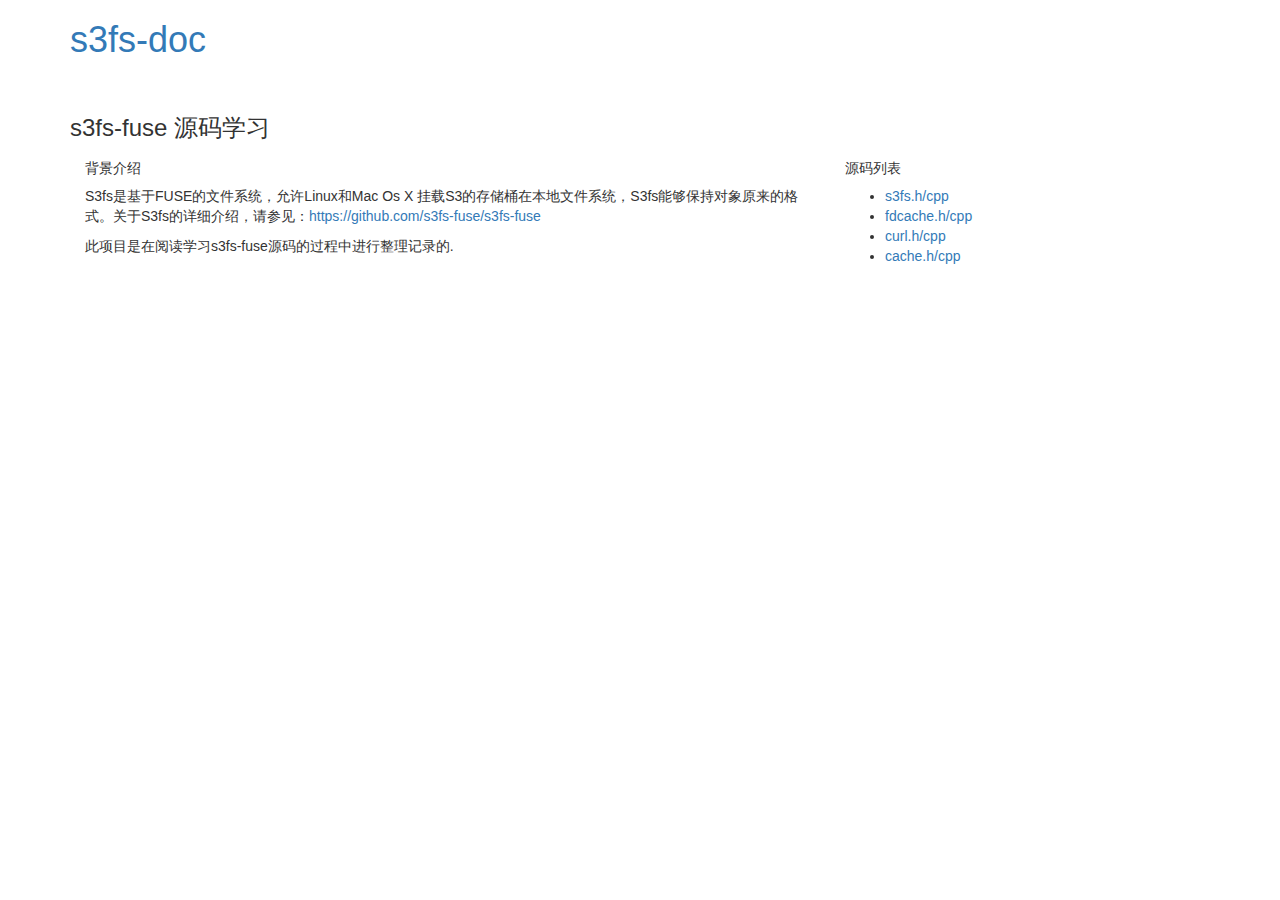
<file: index.html>
<!DOCTYPE html>
<html lang="en">
<head>
    <meta charset="UTF-8">
    <title>S3fs Doc - Source Code Reading </title>

    <link type="text/css" href="bootstrap.min.css" rel="stylesheet" />
    <link type="text/css" href="main.css" rel="stylesheet" />
</head>
<body>
<div class="container">
    <h1><a href="https://github.com/Declan94/s3fs-doc" target="_blank">s3fs-doc</a></h1>
    <p>
        <iframe src="https://ghbtns.com/github-btn.html?user=declan94&repo=s3fs-doc&type=star&count=true" frameborder="0" scrolling="0" width="80px" height="20px"></iframe>
        <iframe src="https://ghbtns.com/github-btn.html?user=declan94&repo=s3fs-doc&type=fork&count=true" frameborder="0" scrolling="0" width="120px" height="20px"></iframe>
        <iframe src="https://ghbtns.com/github-btn.html?user=declan94&type=follow&count=true" frameborder="0" scrolling="0" width="170px" height="20px"></iframe>
    </p>
        <h3>s3fs-fuse 源码学习</h3>
    <div class="col-lg-8 col-md-8">
        <h5>背景介绍</h5>
        <p>
            S3fs是基于FUSE的文件系统，允许Linux和Mac Os X 挂载S3的存储桶在本地文件系统，S3fs能够保持对象原来的格式。关于S3fs的详细介绍，请参见：<a href="https://github.com/s3fs-fuse/s3fs-fuse">https://github.com/s3fs-fuse/s3fs-fuse</a>
        </p>
        <p>
            此项目是在阅读学习s3fs-fuse源码的过程中进行整理记录的.
        </p>
    </div>
    <div class="col-lg-4 col-md-4">
        <h5>源码列表</h5>
        <ul>
            <li><a href="s3fs.html">s3fs.h/cpp</a></li>
            <li><a href="fdcache.html">fdcache.h/cpp</a></li>
            <li><a href="curl.html">curl.h/cpp</a></li>
            <li><a href="cache.html">cache.h/cpp</a></li>
        </ul>
    </div>
</div>
</body>
</html>
</file>
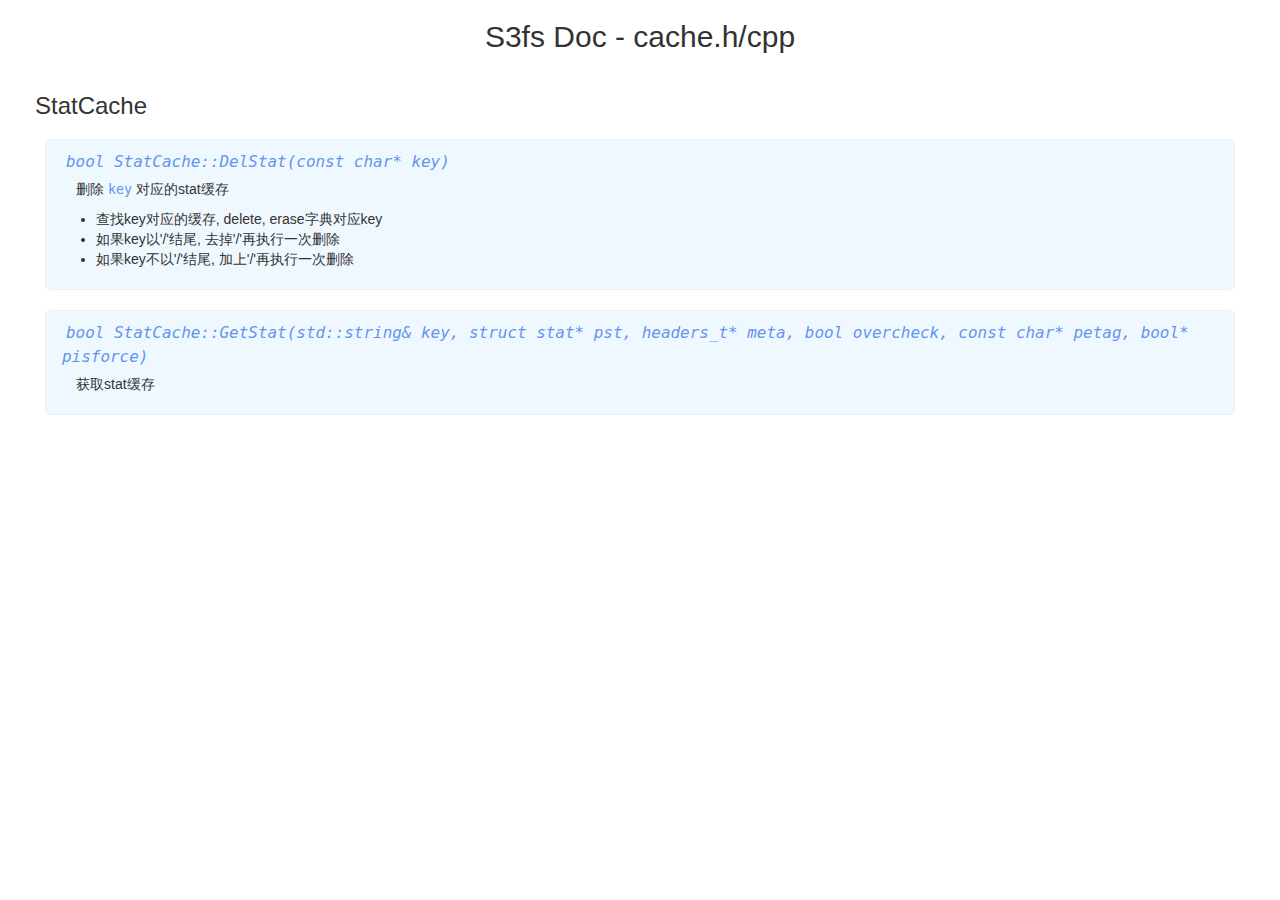
<file: cache.html>
<!DOCTYPE html>
<html lang="en">
<head>
    <meta charset="UTF-8">
    <title>S3fs Doc - cache.h/cpp</title>

    <link type="text/css" href="bootstrap.min.css" rel="stylesheet" />
    <link type="text/css" href="main.css" rel="stylesheet" />
</head>
<body>
<div class="container-fluid">
    <h2 class="top">S3fs Doc - cache.h/cpp</h2>

    <div class="section">
        <h3>StatCache</h3>

        <div class="func" id="DelStat">
            <div class="name"><code>bool StatCache::DelStat(const char* key)</code></div>
            <div class="desc">
                删除<code>key</code>对应的stat缓存 <br/>
            </div>
            <ul class="impl">
                <li>查找key对应的缓存, delete, erase字典对应key</li>
                <li>如果key以'/'结尾, 去掉'/'再执行一次删除</li>
                <li>如果key不以'/'结尾, 加上'/'再执行一次删除</li>
            </ul>
        </div>

        <div class="func" id="GetStat">
            <div class="name"><code>bool StatCache::GetStat(std::string& key, struct stat* pst, headers_t* meta, bool overcheck, const char* petag, bool* pisforce)</code></div>
            <div class="desc">
                获取stat缓存
            </div>
            <ul class="impl">

            </ul>
        </div>

    </div>

</div>

</body>
</html>
</file>
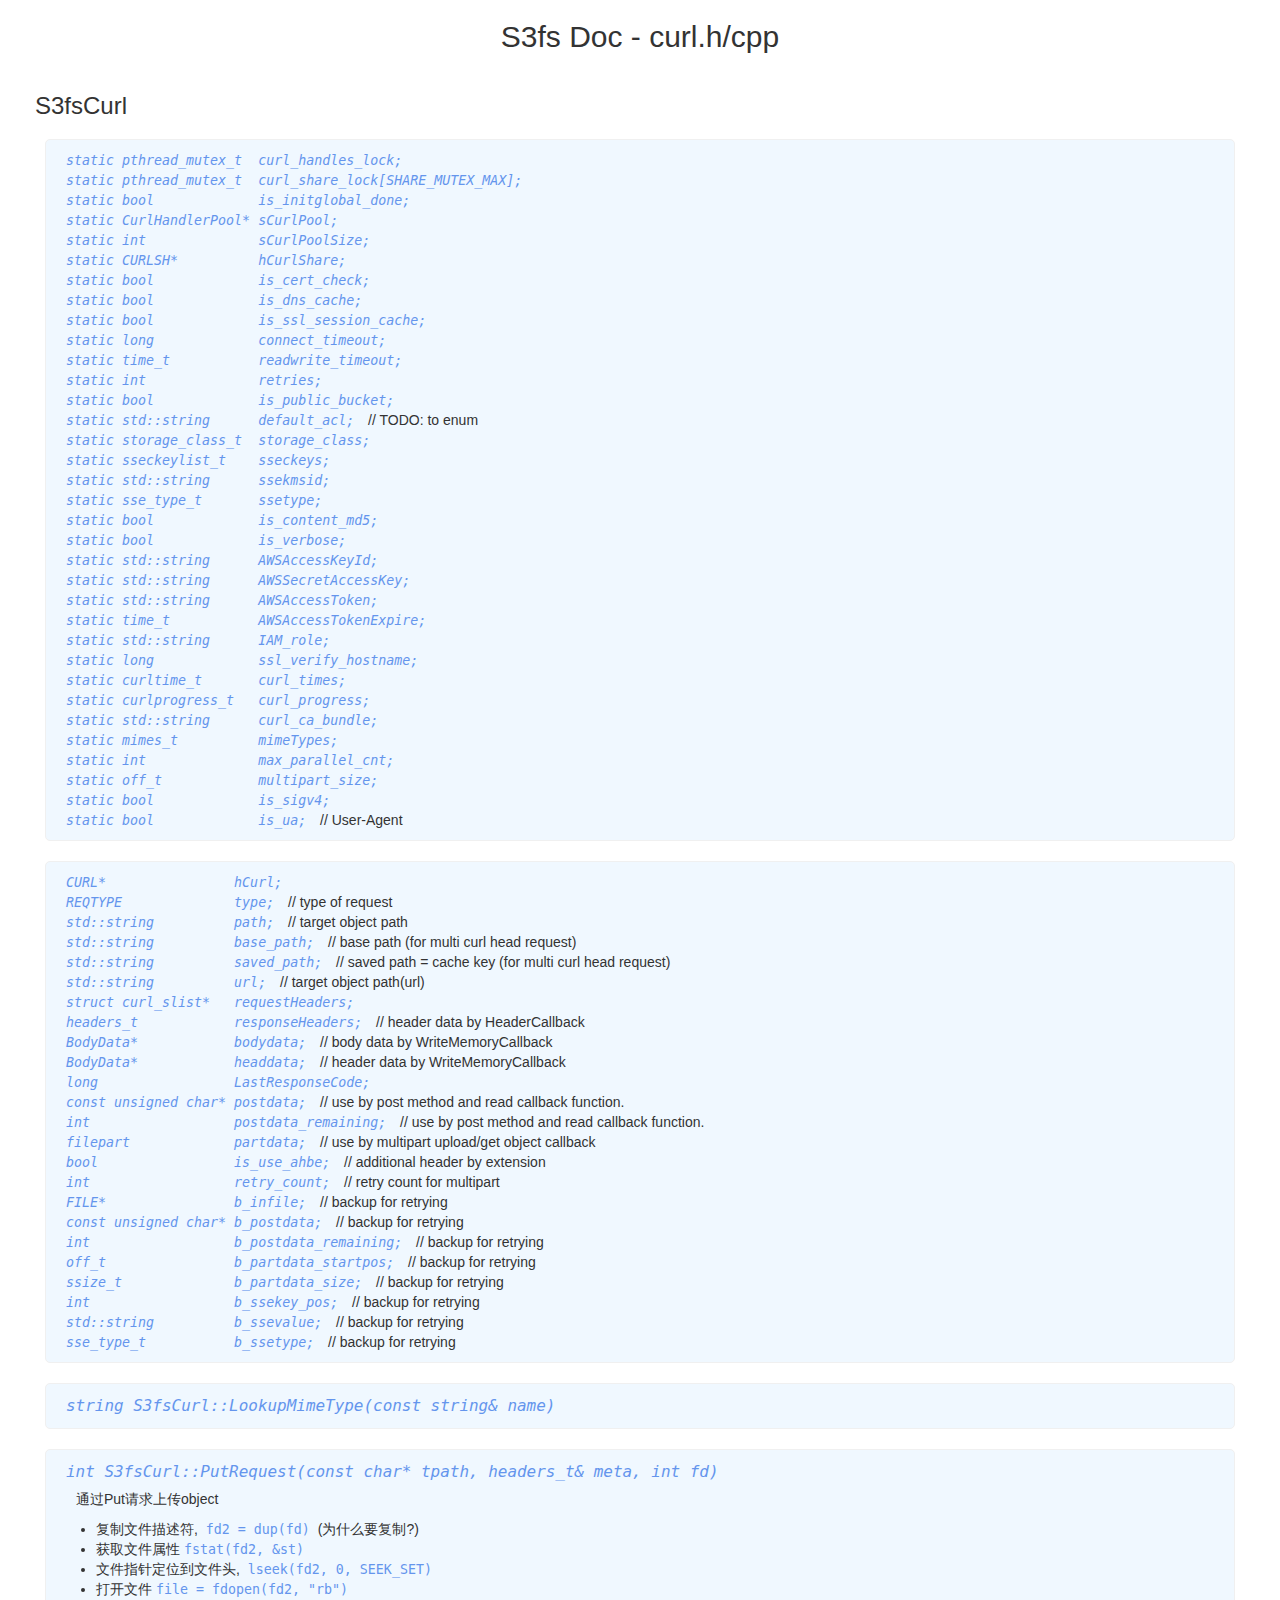
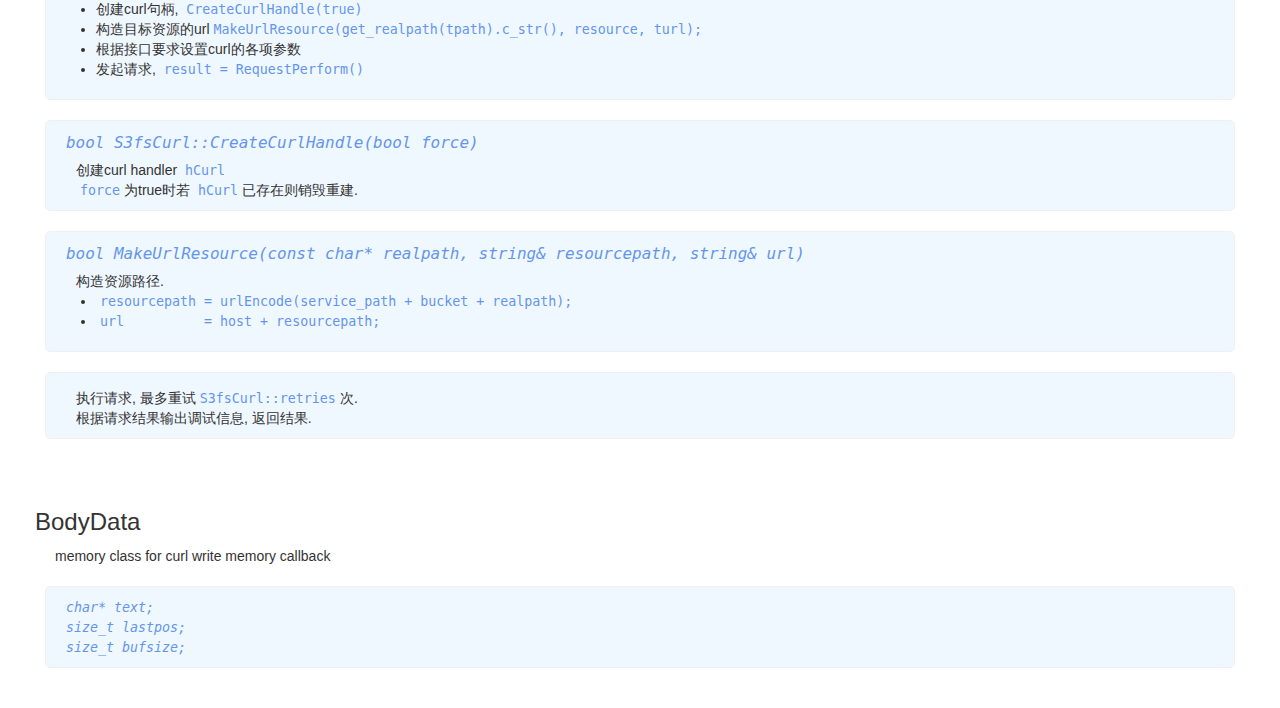
<file: curl.html>
<!--Copyright 2017 Declan Chen <chenye94@qq.com>-->

<!--This file is part of s3fs-doc.-->

<!--s3fs-doc is free software: you can redistribute it and/or modify-->
<!--it under the terms of the GNU General Public License as published by-->
<!--the Free Software Foundation, either version 3 of the License, or-->
<!--(at your option) any later version.-->

<!--s3fs-doc is distributed in the hope that it will be useful,-->
<!--but WITHOUT ANY WARRANTY; without even the implied warranty of-->
<!--MERCHANTABILITY or FITNESS FOR A PARTICULAR PURPOSE.  See the-->
<!--GNU General Public License for more details.-->

<!--You should have received a copy of the GNU General Public License-->
<!--along with s3fs-doc.  If not, see <http://www.gnu.org/licenses/>.-->

<!DOCTYPE html>
<html lang="en">
<head>
    <meta charset="UTF-8">
    <title>S3fs Doc - curl.h/cpp</title>

    <link type="text/css" href="bootstrap.min.css" rel="stylesheet" />
    <link type="text/css" href="main.css" rel="stylesheet" />
</head>
<body>
<div class="container-fluid">
    <h2 class="top">S3fs Doc - curl.h/cpp</h2>

    <div class="section">
        <h3>S3fsCurl</h3>

        <div class="attrs">
            <div class="attr"> <span class="name"><code>static pthread_mutex_t  curl_handles_lock;</code></span></div>
            <div class="attr"> <span class="name"><code>static pthread_mutex_t  curl_share_lock[SHARE_MUTEX_MAX];</code></span></div>
            <div class="attr"> <span class="name"><code>static bool             is_initglobal_done;</code></span></div>
            <div class="attr"> <span class="name"><code>static CurlHandlerPool* sCurlPool;</code></span></div>
            <div class="attr"> <span class="name"><code>static int              sCurlPoolSize;</code></span></div>
            <div class="attr"> <span class="name"><code>static CURLSH*          hCurlShare;</code></span></div>
            <div class="attr"> <span class="name"><code>static bool             is_cert_check;</code></span></div>
            <div class="attr"> <span class="name"><code>static bool             is_dns_cache;</code></span></div>
            <div class="attr"> <span class="name"><code>static bool             is_ssl_session_cache;</code></span></div>
            <div class="attr"> <span class="name"><code>static long             connect_timeout;</code></span></div>
            <div class="attr"> <span class="name"><code>static time_t           readwrite_timeout;</code></span></div>
            <div class="attr"> <span class="name" id="S3fsCurl-retries"><code>static int              retries;</code></span></div>
            <div class="attr"> <span class="name"><code>static bool             is_public_bucket;</code></span></div>
            <div class="attr"> <span class="name"><code>static std::string      default_acl;</code></span>             // TODO: to enum</div>
            <div class="attr"> <span class="name"><code>static storage_class_t  storage_class;</code></span></div>
            <div class="attr"> <span class="name"><code>static sseckeylist_t    sseckeys;</code></span></div>
            <div class="attr"> <span class="name"><code>static std::string      ssekmsid;</code></span></div>
            <div class="attr"> <span class="name"><code>static sse_type_t       ssetype;</code></span></div>
            <div class="attr"> <span class="name"><code>static bool             is_content_md5;</code></span></div>
            <div class="attr"> <span class="name"><code>static bool             is_verbose;</code></span></div>
            <div class="attr"> <span class="name"><code>static std::string      AWSAccessKeyId;</code></span></div>
            <div class="attr"> <span class="name"><code>static std::string      AWSSecretAccessKey;</code></span></div>
            <div class="attr"> <span class="name"><code>static std::string      AWSAccessToken;</code></span></div>
            <div class="attr"> <span class="name"><code>static time_t           AWSAccessTokenExpire;</code></span></div>
            <div class="attr"> <span class="name"><code>static std::string      IAM_role;</code></span></div>
            <div class="attr"> <span class="name"><code>static long             ssl_verify_hostname;</code></span></div>
            <div class="attr"> <span class="name"><code>static curltime_t       curl_times;</code></span></div>
            <div class="attr"> <span class="name"><code>static curlprogress_t   curl_progress;</code></span></div>
            <div class="attr"> <span class="name"><code>static std::string      curl_ca_bundle;</code></span></div>
            <div class="attr"> <span class="name"><code>static mimes_t          mimeTypes;</code></span></div>
            <div class="attr"> <span class="name"><code>static int              max_parallel_cnt;</code></span></div>
            <div class="attr"> <span class="name"><code>static off_t            multipart_size;</code></span></div>
            <div class="attr"> <span class="name"><code>static bool             is_sigv4;</code></span></div>
            <div class="attr"> <span class="name"><code>static bool             is_ua;</code></span>             // User-Agent</div>
        </div>

        <div class="attrs">
            <div class="attr" id="S3fsCurl-hCurl"> <span class="name"><code>CURL*                hCurl;</code></span></div>
            <div class="attr"> <span class="name"><code>REQTYPE              type;</code></span>                 // type of request</div>
            <div class="attr"> <span class="name"><code>std::string          path;</code></span>                 // target object path</div>
            <div class="attr"> <span class="name"><code>std::string          base_path;</code></span>            // base path (for multi curl head request)</div>
            <div class="attr"> <span class="name"><code>std::string          saved_path;</code></span>           // saved path = cache key (for multi curl head request)</div>
            <div class="attr"> <span class="name"><code>std::string          url;</code></span>                  // target object path(url)</div>
            <div class="attr"> <span class="name"><code>struct curl_slist*   requestHeaders;</code></span></div>
            <div class="attr"> <span class="name"><code>headers_t            responseHeaders;</code></span>      // header data by HeaderCallback</div>
            <div class="attr"> <span class="name"><code>BodyData*            bodydata;</code></span>             // body data by WriteMemoryCallback</div>
            <div class="attr"> <span class="name"><code>BodyData*            headdata;</code></span>             // header data by WriteMemoryCallback</div>
            <div class="attr"> <span class="name"><code>long                 LastResponseCode;</code></span></div>
            <div class="attr"> <span class="name"><code>const unsigned char* postdata;</code></span>             // use by post method and read callback function.</div>
            <div class="attr"> <span class="name"><code>int                  postdata_remaining;</code></span>   // use by post method and read callback function.</div>
            <div class="attr"> <span class="name"><code>filepart             partdata;</code></span>             // use by multipart upload/get object callback</div>
            <div class="attr"> <span class="name"><code>bool                 is_use_ahbe;</code></span>          // additional header by extension</div>
            <div class="attr"> <span class="name"><code>int                  retry_count;</code></span>          // retry count for multipart</div>
            <div class="attr"> <span class="name"><code>FILE*                b_infile;</code></span>             // backup for retrying</div>
            <div class="attr"> <span class="name"><code>const unsigned char* b_postdata;</code></span>           // backup for retrying</div>
            <div class="attr"> <span class="name"><code>int                  b_postdata_remaining;</code></span> // backup for retrying</div>
            <div class="attr"> <span class="name"><code>off_t                b_partdata_startpos;</code></span>  // backup for retrying</div>
            <div class="attr"> <span class="name"><code>ssize_t              b_partdata_size;</code></span>      // backup for retrying</div>
            <div class="attr"> <span class="name"><code>int                  b_ssekey_pos;</code></span>         // backup for retrying</div>
            <div class="attr"> <span class="name"><code>std::string          b_ssevalue;</code></span>           // backup for retrying</div>
            <div class="attr"> <span class="name"><code>sse_type_t           b_ssetype;</code></span>            // backup for retrying</div>
        </div>

        <div class="func" id="S3fsCurl-LookupMimeType">
            <div class="name"><code>string S3fsCurl::LookupMimeType(const string& name)</code></div>
        </div>

        <div class="func" id="S3fsCurl-PutRequest">
            <div class="name"><code>int S3fsCurl::PutRequest(const char* tpath, headers_t& meta, int fd)</code></div>
            <div class="desc">
                通过Put请求上传object
            </div>
            <ul class="impl">
                <li>复制文件描述符, <code>fd2 = dup(fd)</code> (为什么要复制?)</li>
                <li>获取文件属性<code>fstat(fd2, &st)</code></li>
                <li>文件指针定位到文件头, <code>lseek(fd2, 0, SEEK_SET)</code></li>
                <li>打开文件<code>file = fdopen(fd2, "rb")</code></li>
                <li>创建curl句柄, <a href="#S3fsCurl-CreateCurlHandle"><code>CreateCurlHandle(true)</code></a></li>
                <li>构造目标资源的url<a href="#S3fsCurl-MakeUrlResource"><code>MakeUrlResource(get_realpath(tpath).c_str(), resource, turl);</code></a></li>
                <li>根据接口要求设置curl的各项参数</li>
                <li>发起请求, <a><code>result = RequestPerform()</code></a></li>
            </ul>
        </div>

        <div class="func" id="S3fsCurl-CreateCurlHandle">
            <div class="name"><code>bool S3fsCurl::CreateCurlHandle(bool force)</code></div>
            <div class="desc">
                创建curl handler <a href="#S3fsCurl-hCurl"><code>hCurl</code></a> <br/>
                <code>force</code>为true时若 <code>hCurl</code>已存在则销毁重建.
            </div>
        </div>

        <div class="func" id="S3fsCurl-MakeUrlResource">
            <div class="name"><code>bool MakeUrlResource(const char* realpath, string& resourcepath, string& url)</code></div>
            <div class="desc">
                构造资源路径.
            </div>
            <ul>
                <li><code>resourcepath = urlEncode(service_path + bucket + realpath);</code></li>
                <li><code>url          = host + resourcepath;</code></li>
            </ul>
        </div>

        <div class="func" id="S3fsCurl-RequestPerform">
            <div class="desc">
                执行请求, 最多重试<a href="#S3fsCurl-retries"><code>S3fsCurl::retries</code></a>次. <br/>
                根据请求结果输出调试信息, 返回结果.
            </div>
        </div>

    </div>

    <div class="section">
        <h3>BodyData</h3>
        <div class="desc">
            memory class for curl write memory callback
        </div>
        <div class="attrs">
            <div class="attr"><div class="name"><code>char* text;</code></div></div>
            <div class="attr"><div class="name"><code>size_t lastpos;</code></div></div>
            <div class="attr"><div class="name"><code>size_t bufsize;</code></div></div>
        </div>
    </div>


</div>

</body>
</html>
</file>
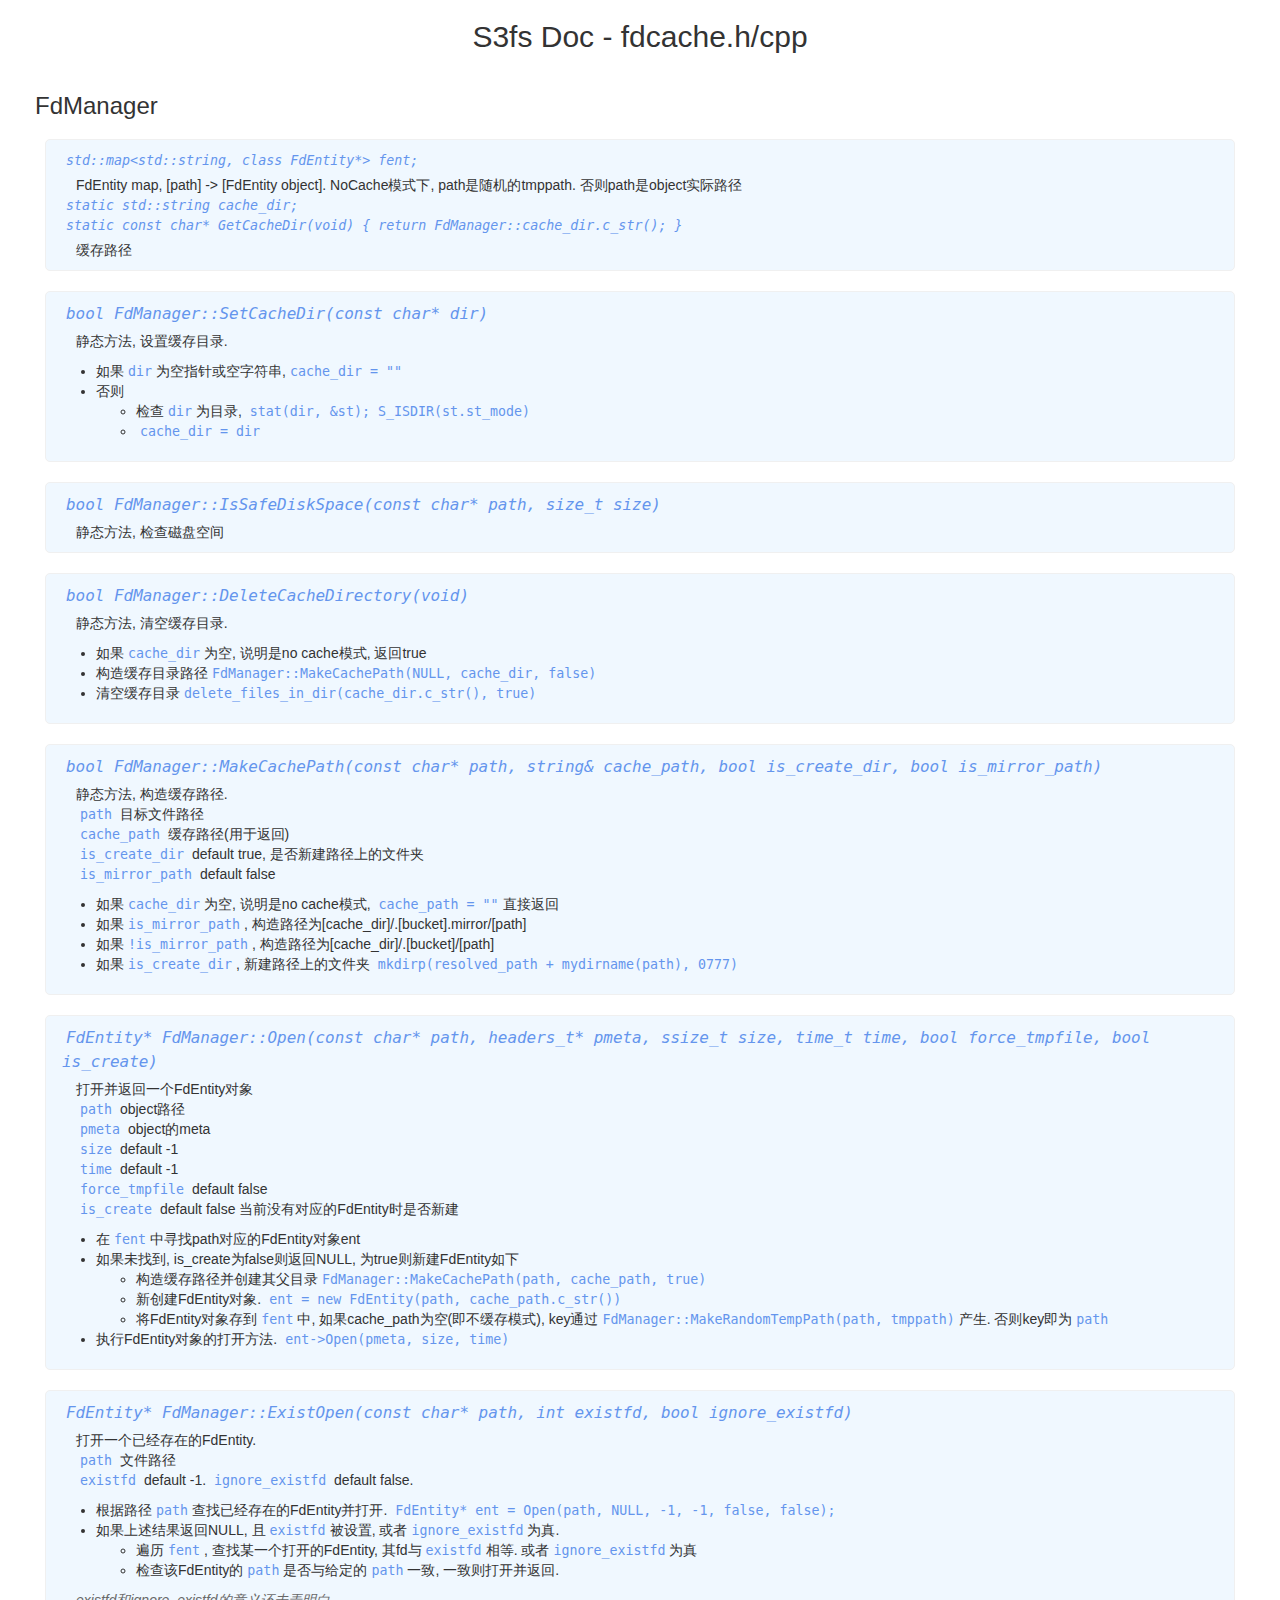
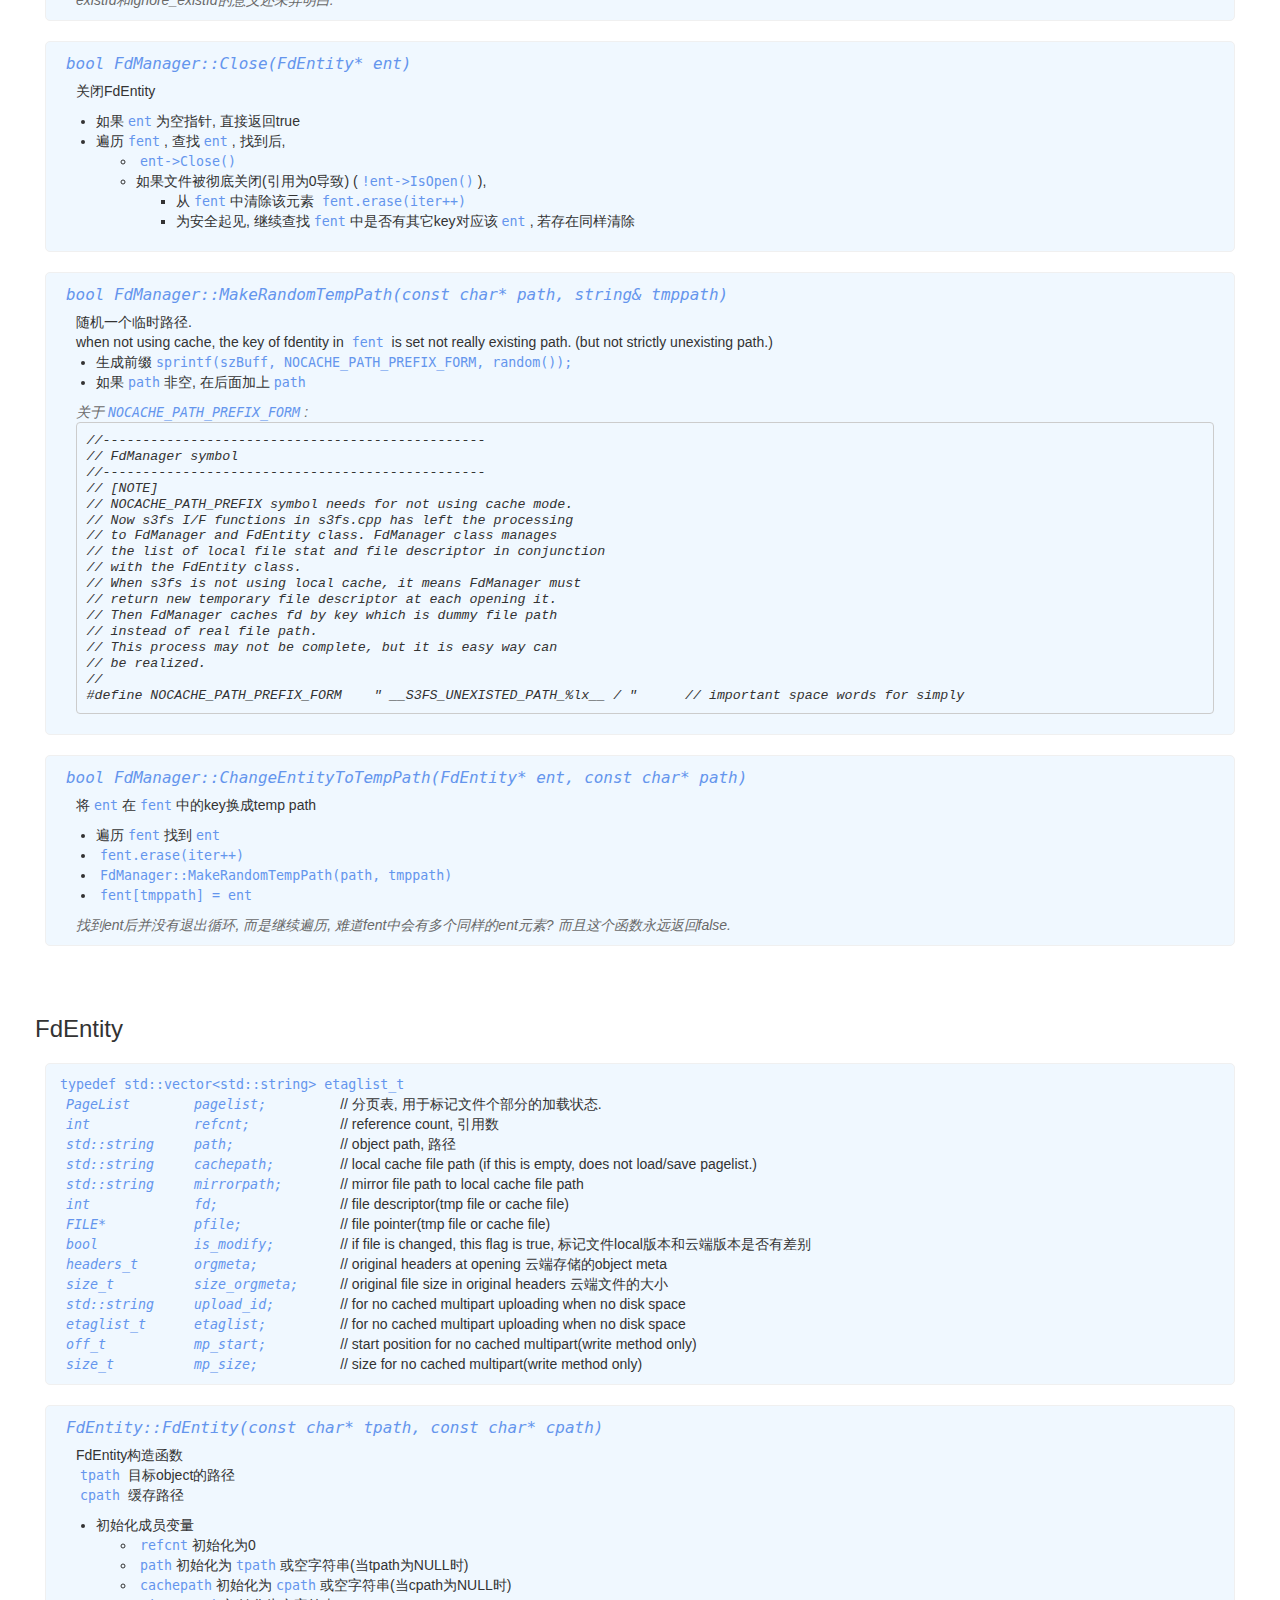
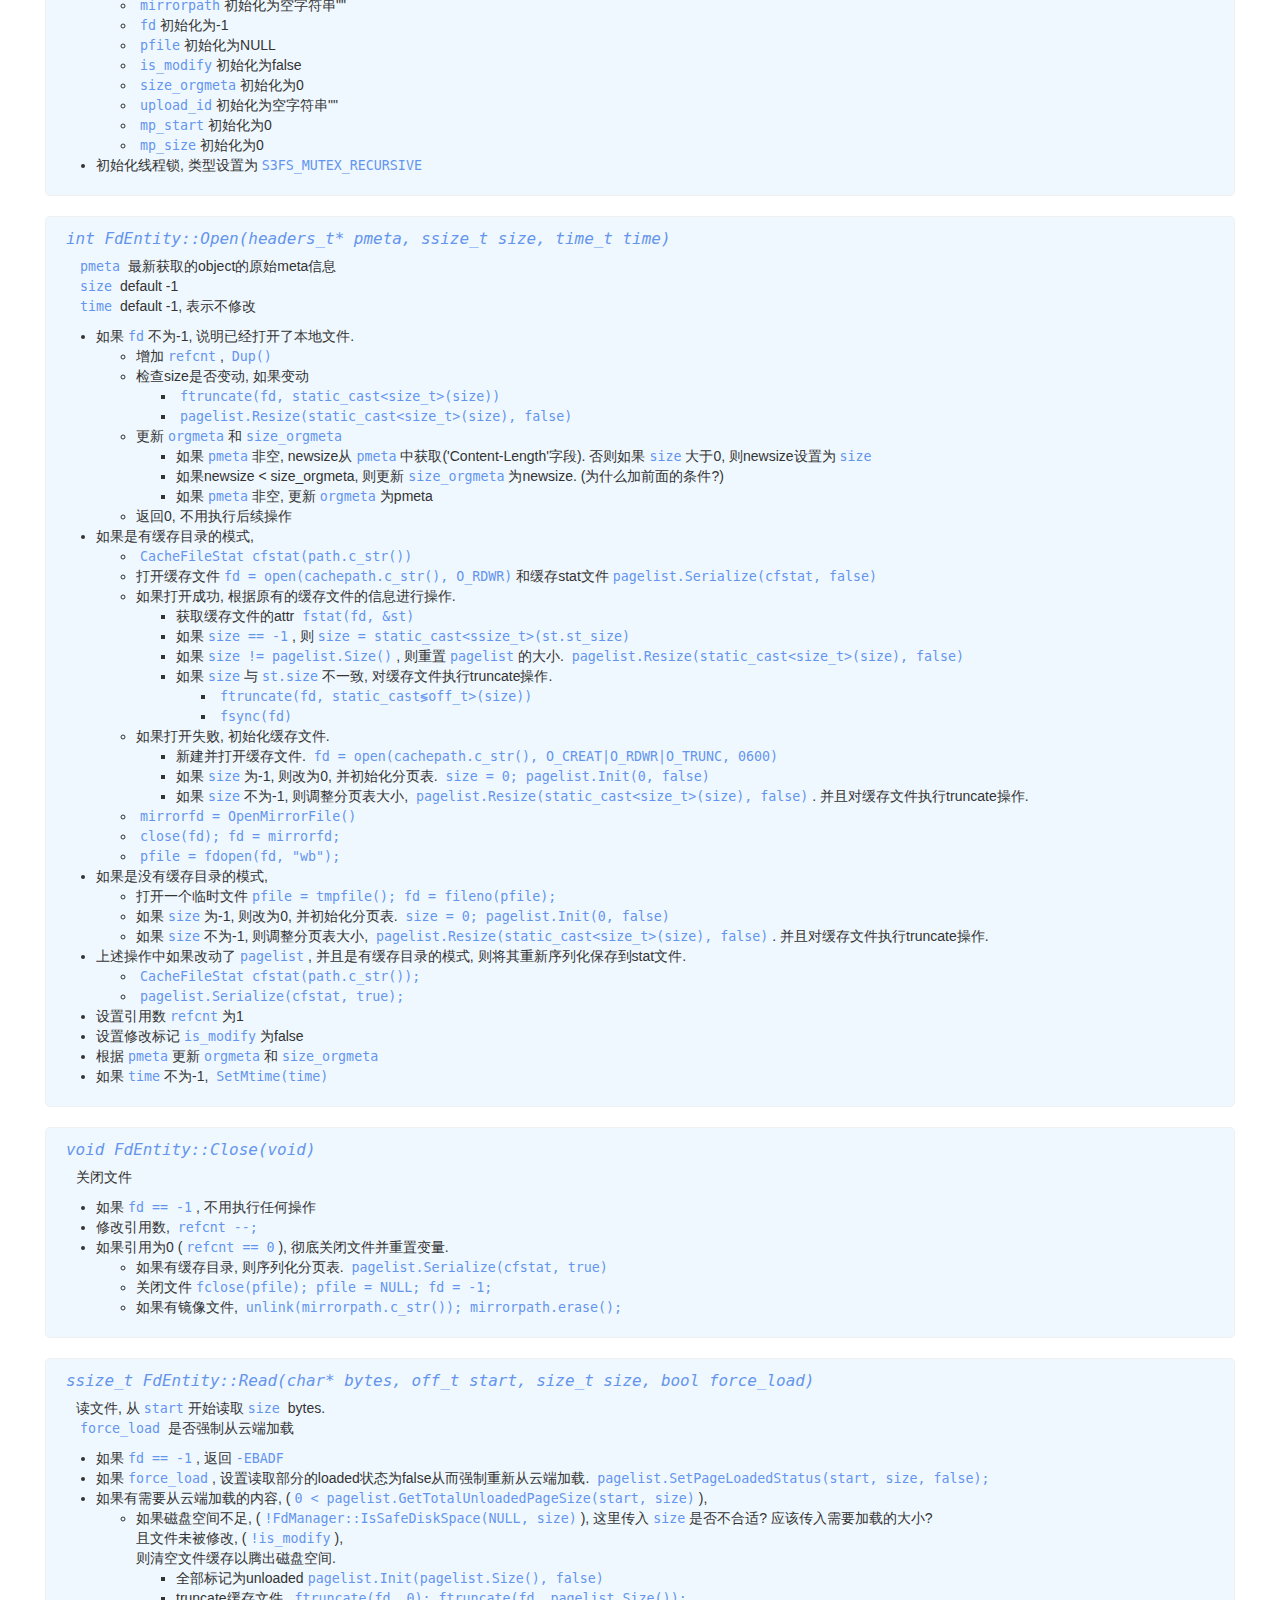
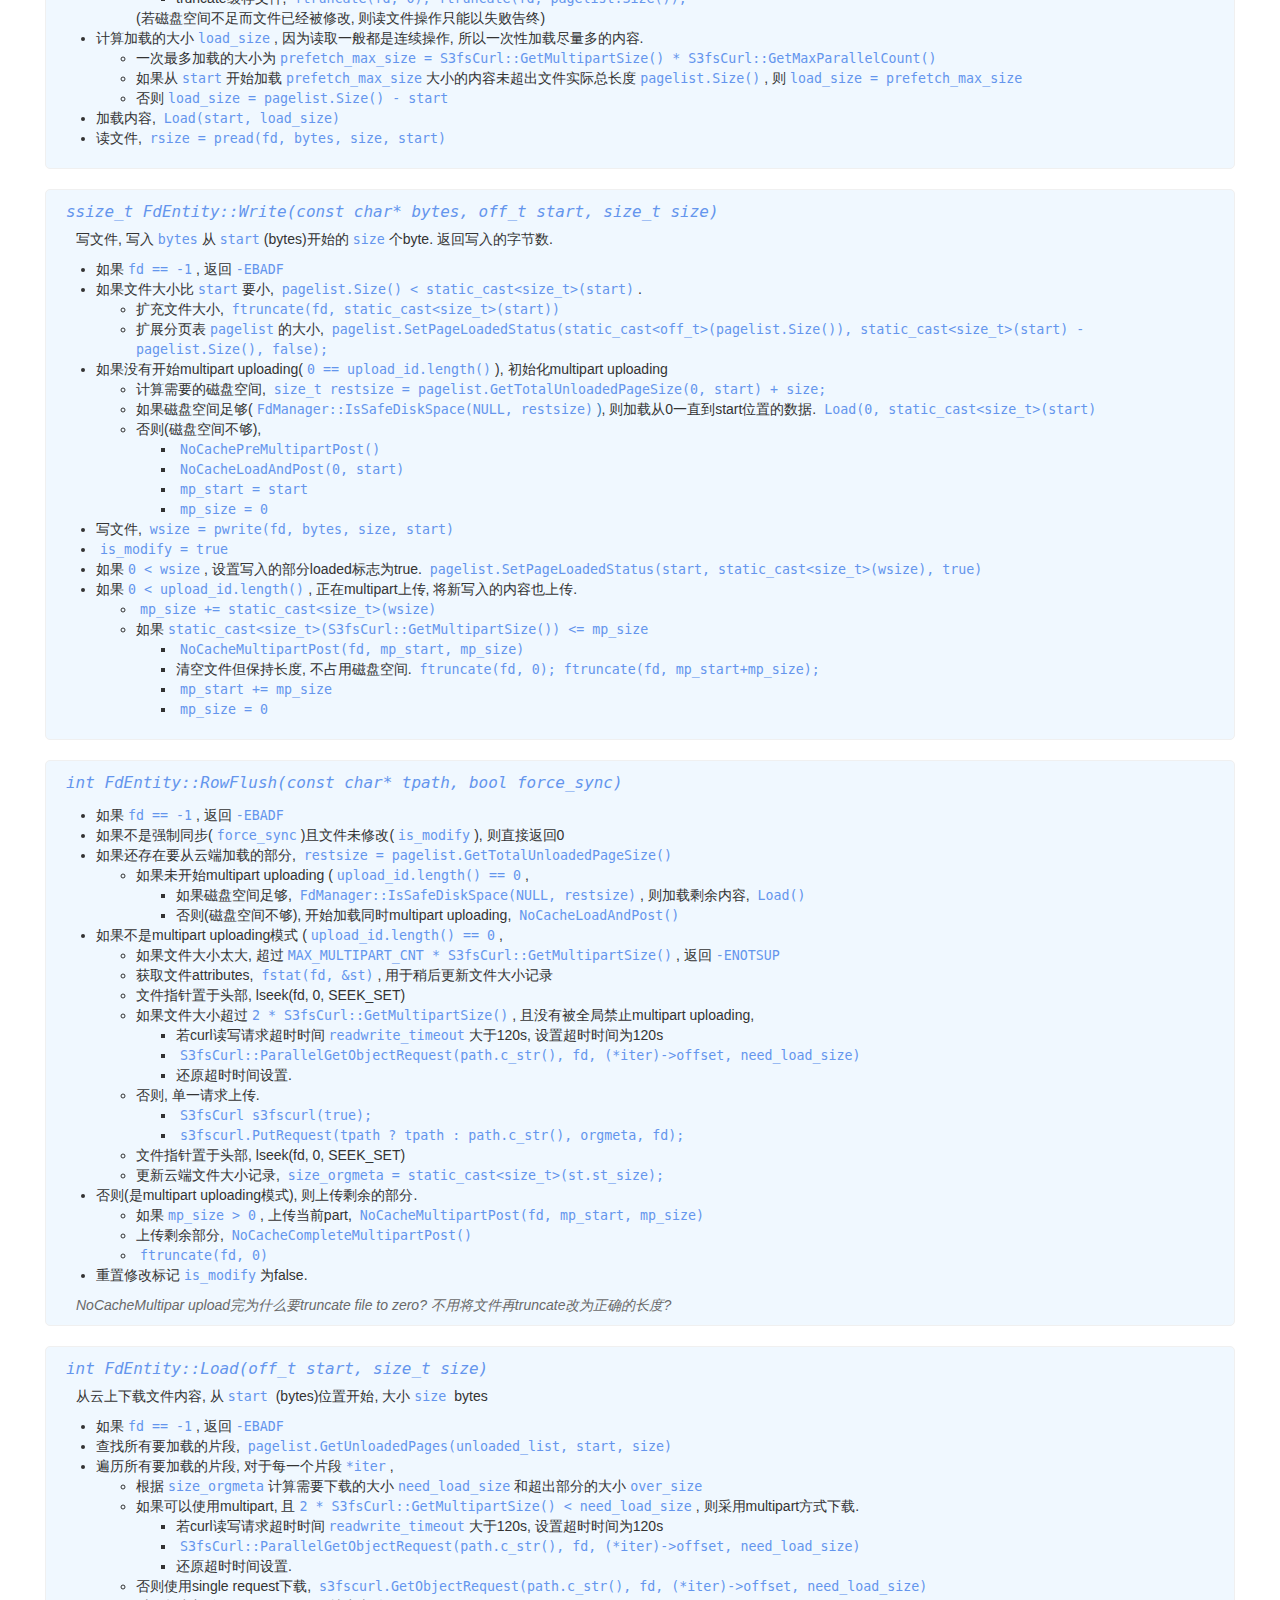
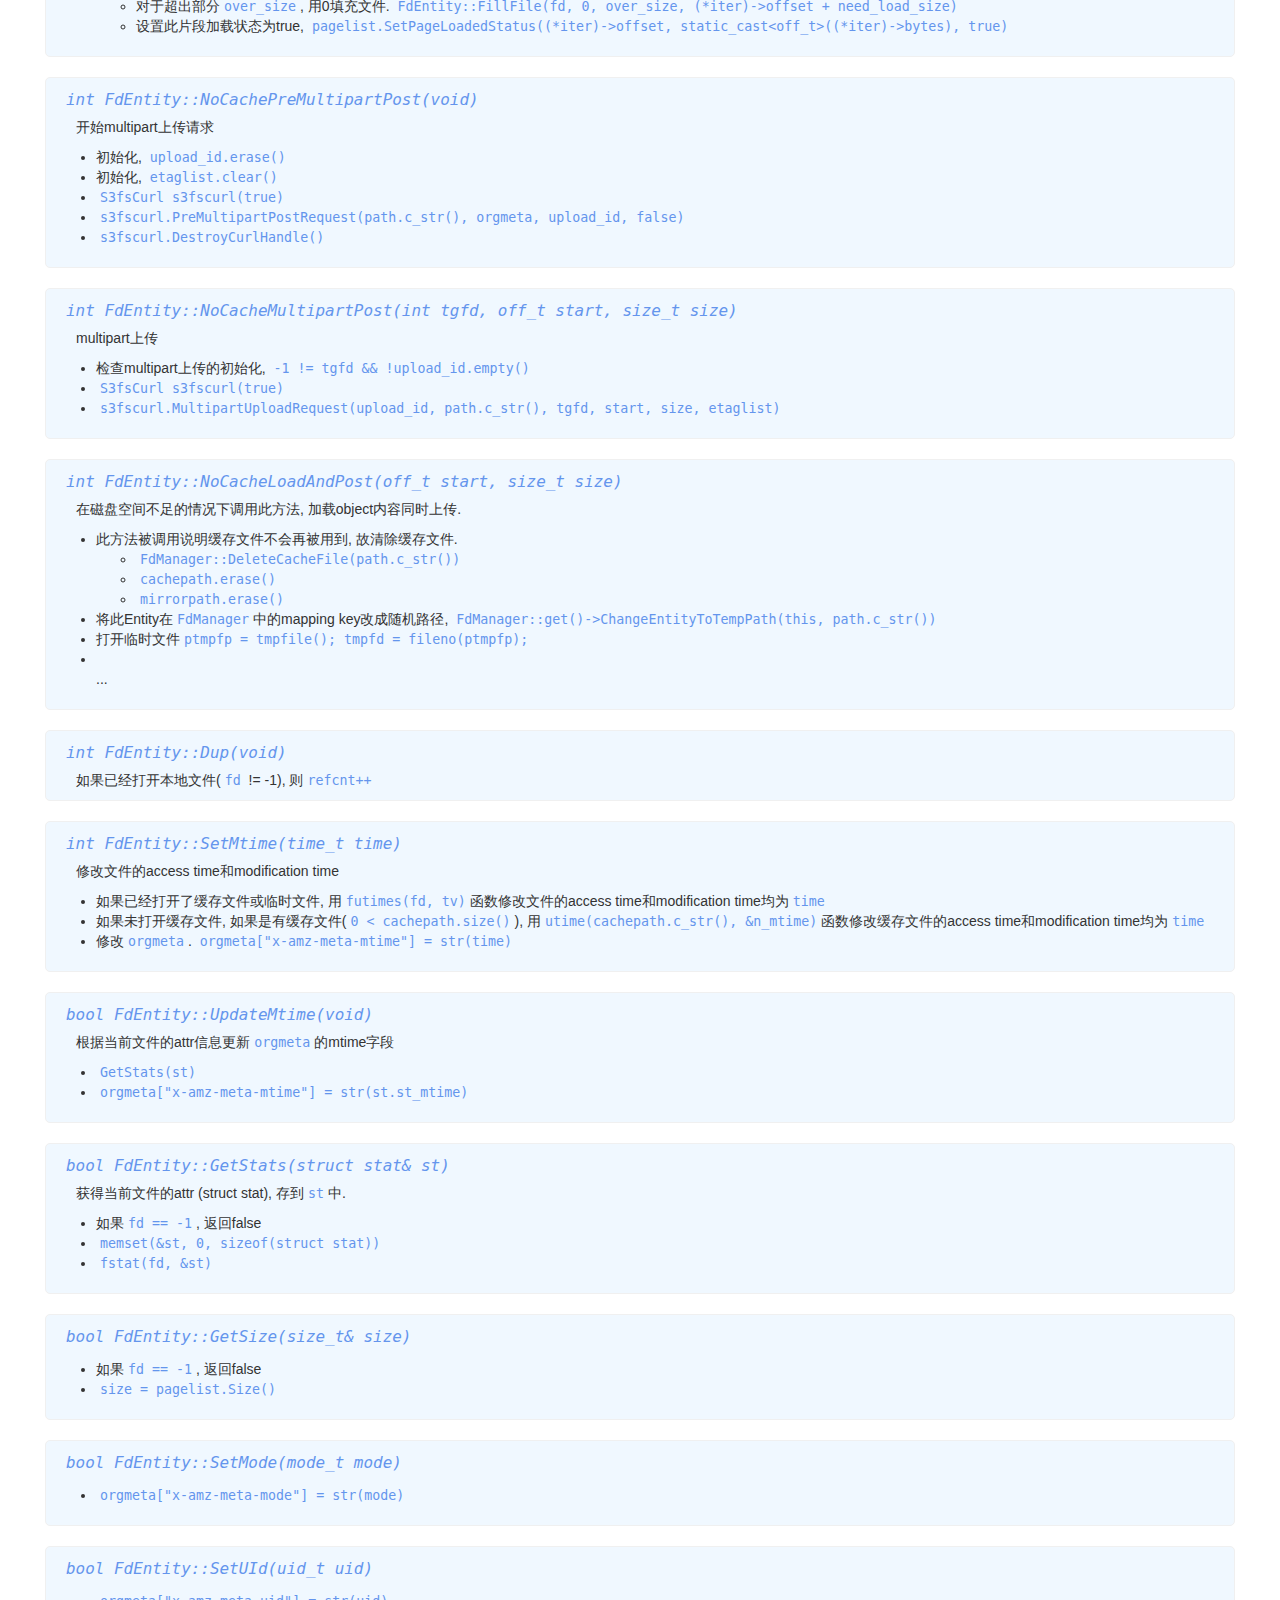
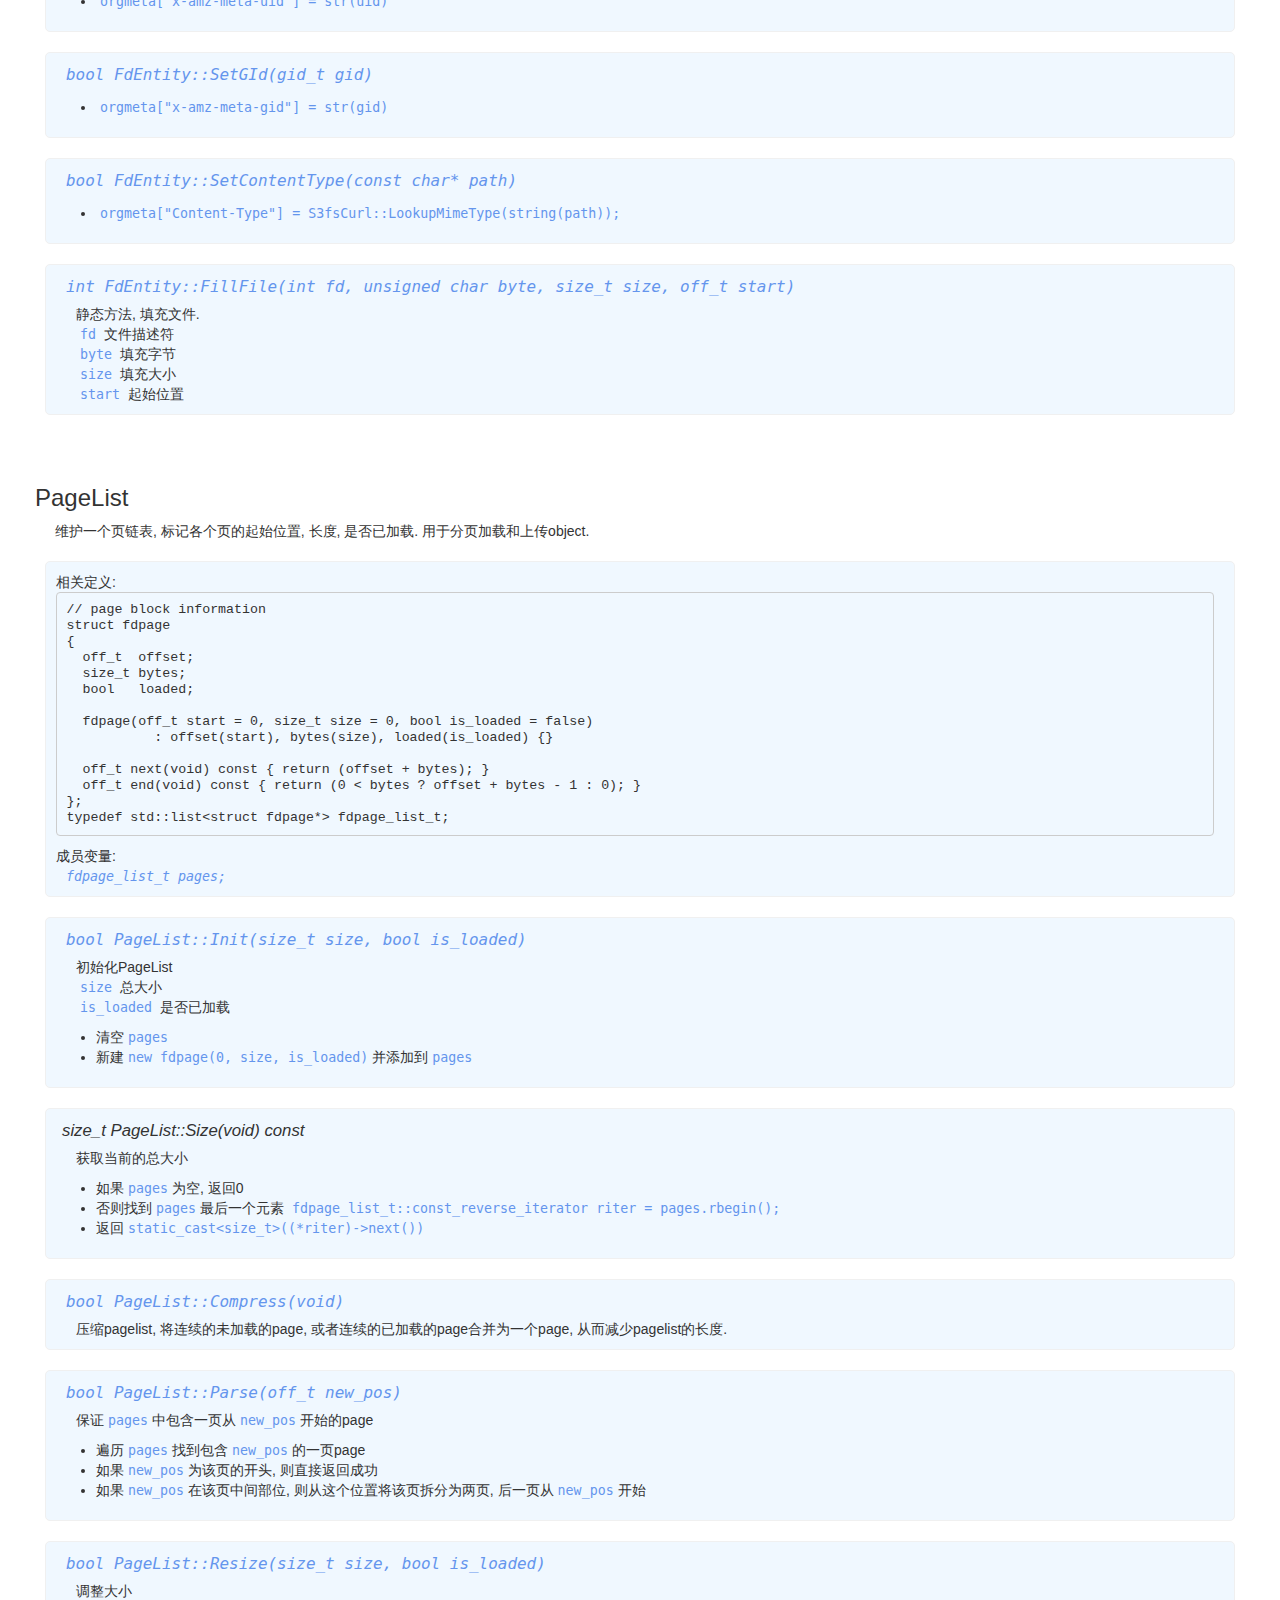
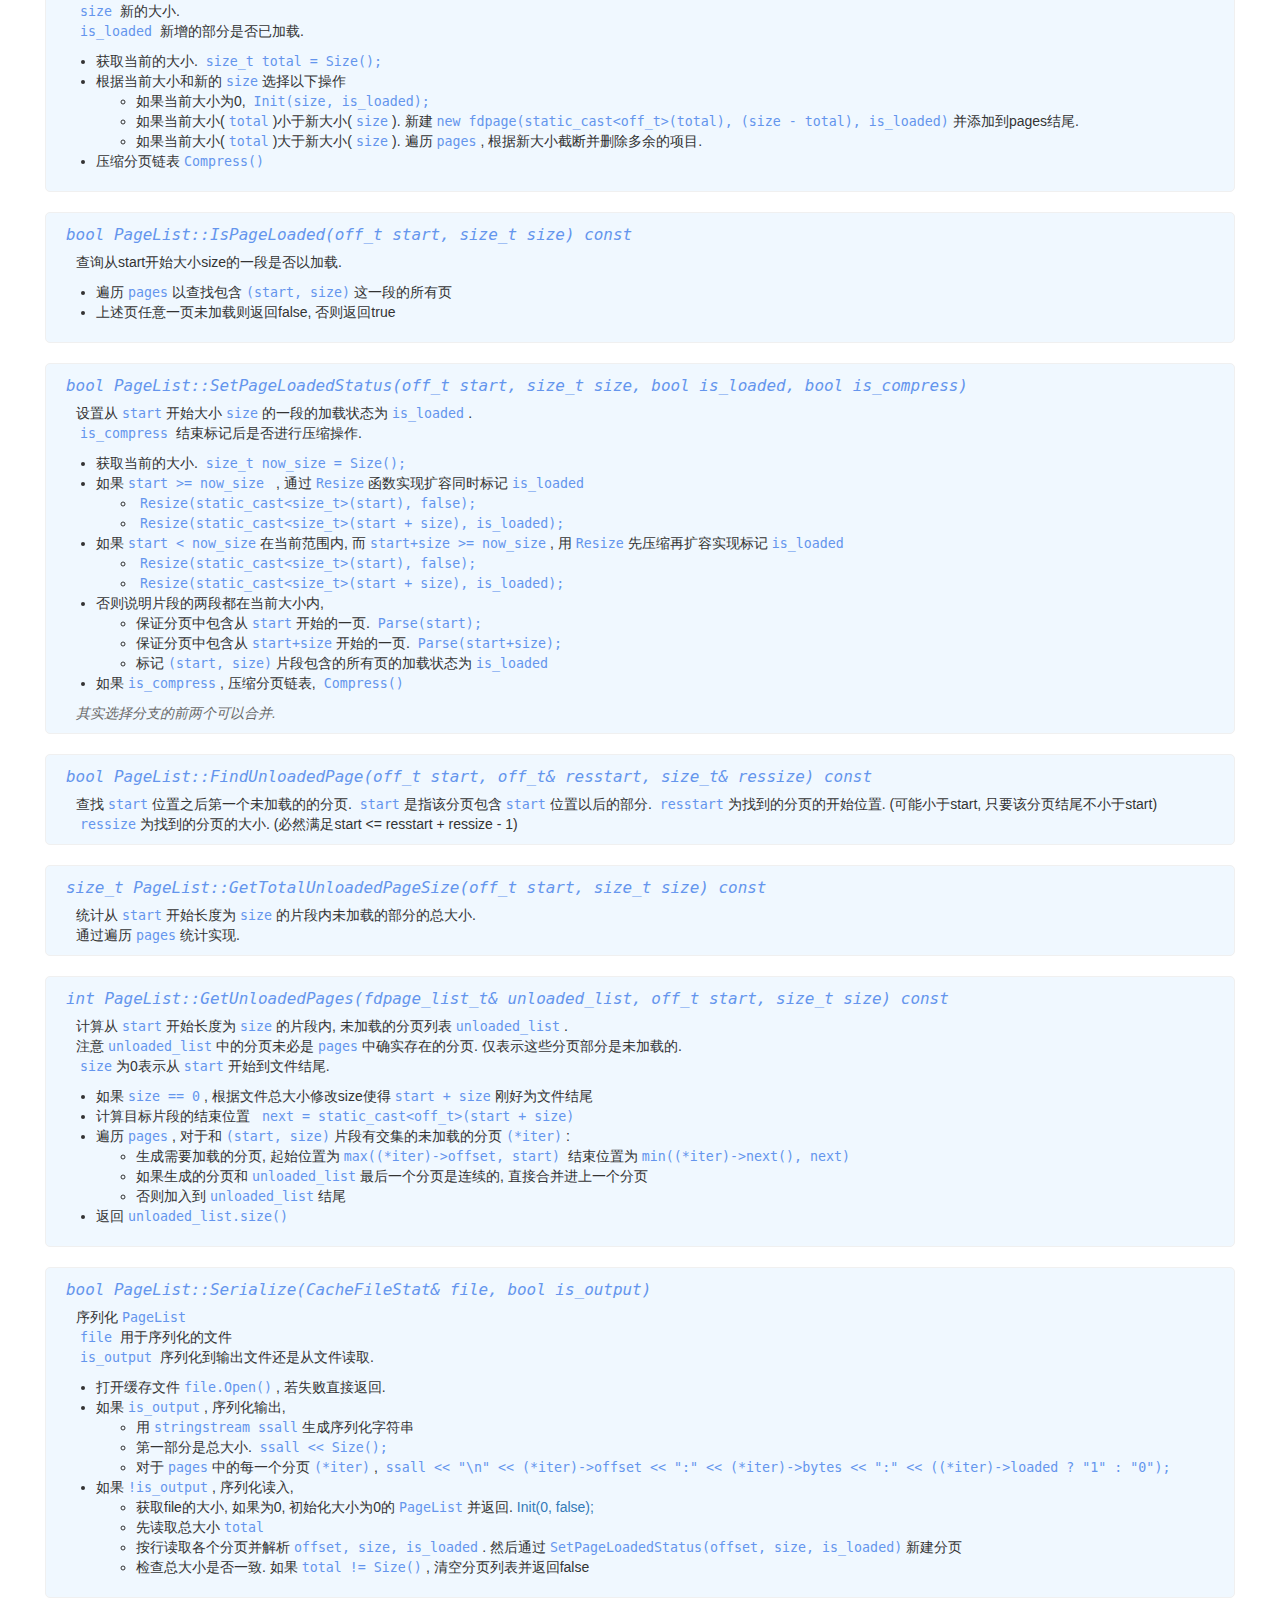
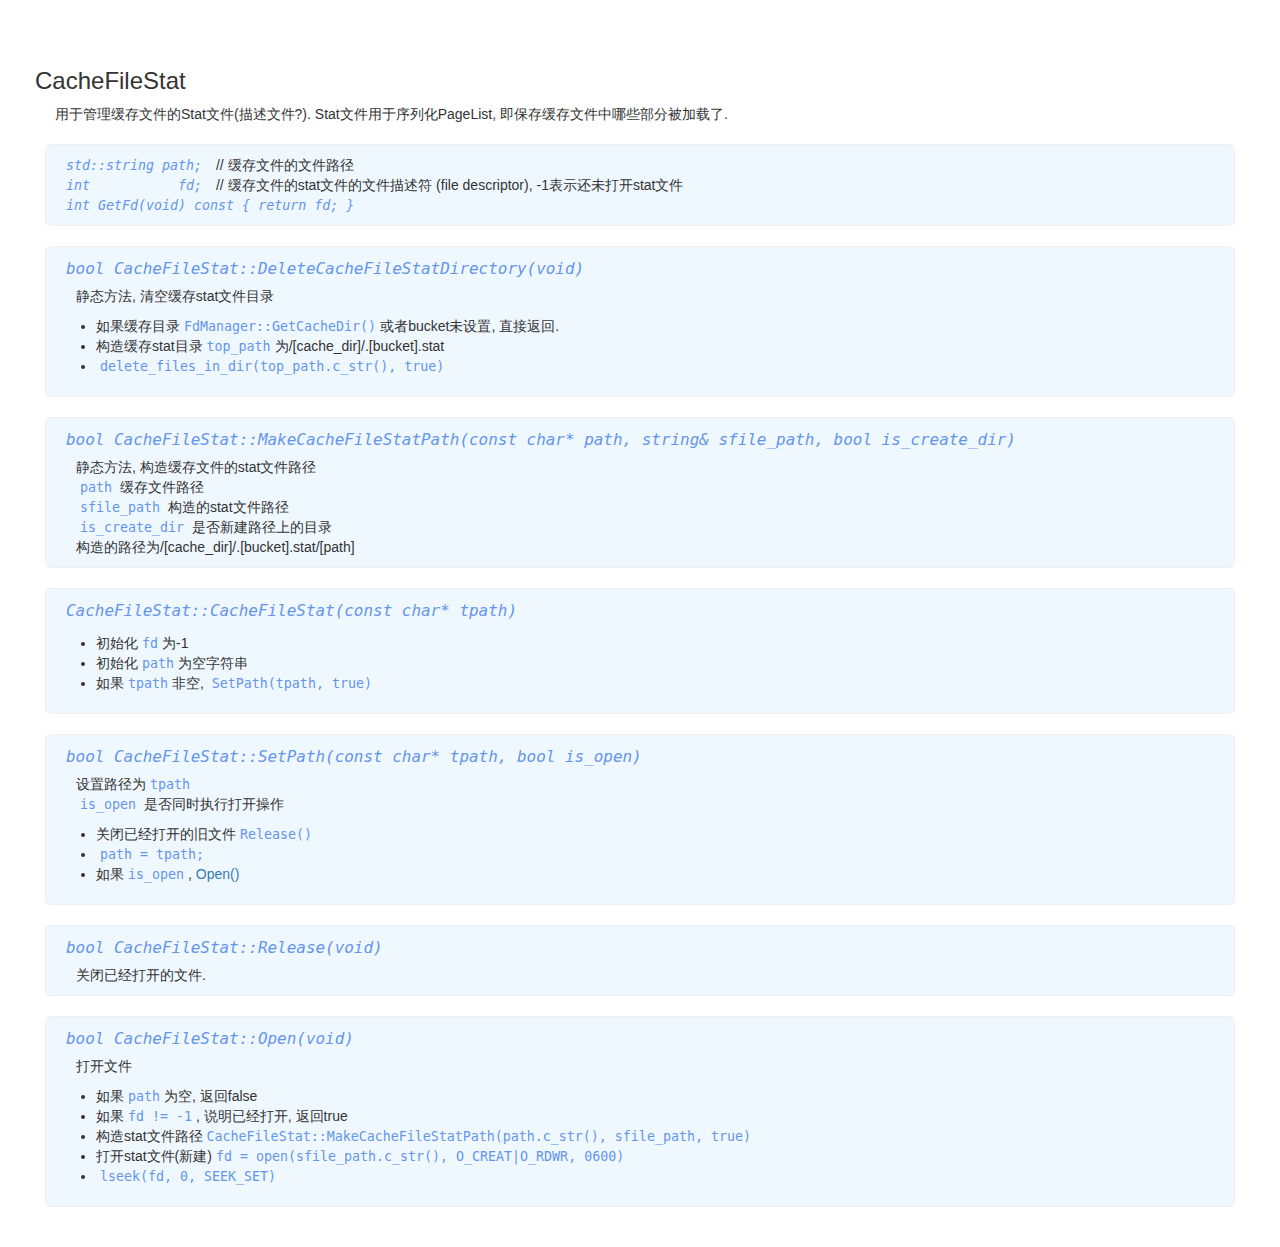
<file: fdcache.html>
<!--Copyright 2017 Declan Chen <chenye94@qq.com>-->

<!--This file is part of s3fs-doc.-->

<!--s3fs-doc is free software: you can redistribute it and/or modify-->
<!--it under the terms of the GNU General Public License as published by-->
<!--the Free Software Foundation, either version 3 of the License, or-->
<!--(at your option) any later version.-->

<!--s3fs-doc is distributed in the hope that it will be useful,-->
<!--but WITHOUT ANY WARRANTY; without even the implied warranty of-->
<!--MERCHANTABILITY or FITNESS FOR A PARTICULAR PURPOSE.  See the-->
<!--GNU General Public License for more details.-->

<!--You should have received a copy of the GNU General Public License-->
<!--along with s3fs-doc.  If not, see <http://www.gnu.org/licenses/>.-->

<!DOCTYPE html>
<html lang="en">
<head>
    <meta charset="UTF-8">
    <title>S3fs Doc - fdcache.h/cpp</title>

    <link type="text/css" href="bootstrap.min.css" rel="stylesheet" />
    <link type="text/css" href="main.css" rel="stylesheet" />
</head>
<body>
<div class="container-fluid">
    <h2 class="top">S3fs Doc - fdcache.h/cpp</h2>

    <div class="section" id="FdManager">
        <h3>FdManager</h3>

        <div class="attrs">
            <div class="attr" id="FdManager-fent">
                <div class="name"><code>std::map&lt;std::string, class FdEntity*&gt; fent;</code></div>
                <div class="desc">
                    FdEntity map, [path] -> [FdEntity object].
                    NoCache模式下, path是随机的tmppath. 否则path是object实际路径
                </div>
            </div>
            <div class="attr" id="FdManager-cache_dir">
                <div class="name"><code>static std::string cache_dir;</code></div>
                <div class="name"><code>static const char* GetCacheDir(void) { return FdManager::cache_dir.c_str(); }</code></div>
                <div class="desc">
                    缓存路径
                </div>
            </div>
        </div>

        <div class="func" id="FdManager-SetCacheDir">
            <div class="name"><code>bool FdManager::SetCacheDir(const char* dir)</code></div>
            <div class="desc">
                静态方法, 设置缓存目录.
            </div>
            <ul class="impl">
                <li>如果<code>dir</code>为空指针或空字符串,<a href="#FdManager-cache_dir"><code>cache_dir = ""</code></a></li>
                <li>否则
                    <ul>
                        <li>检查<code>dir</code>为目录, <code>stat(dir, &st); S_ISDIR(st.st_mode)</code></li>
                        <li><a href="#FdManager-cache_dir"><code>cache_dir = dir</code></a></li>
                    </ul>
                </li>
            </ul>
        </div>

        <div class="func" id="FdManager-IsSafeDiskSpace">
            <div class="name"><code>bool FdManager::IsSafeDiskSpace(const char* path, size_t size)</code></div>
            <div class="desc">
                静态方法, 检查磁盘空间
            </div>
        </div>

        <div class="func" id="FdManager-DeleteCacheDirectory">
            <div class="name"><code>bool FdManager::DeleteCacheDirectory(void)</code></div>
            <div class="desc">
                静态方法, 清空缓存目录.
            </div>
            <ul class="impl">
                <li>如果<a href="#FdManager-cache_dir"><code>cache_dir</code></a>为空, 说明是no cache模式, 返回true</li>
                <li>构造缓存目录路径<a href="#FdManager-MakeCachePath"><code>FdManager::MakeCachePath(NULL, cache_dir, false)</code></a></li>
                <li>清空缓存目录<a><code>delete_files_in_dir(cache_dir.c_str(), true)</code></a></li>
            </ul>
        </div>

        <div class="func" id="FdManager-MakeCachePath">
            <div class="name"><code>bool FdManager::MakeCachePath(const char* path, string& cache_path, bool is_create_dir, bool is_mirror_path)</code></div>
            <div class="desc">
                静态方法, 构造缓存路径. <br/>
                <code>path</code> 目标文件路径 <br/>
                <code>cache_path</code> 缓存路径(用于返回) <br/>
                <code>is_create_dir</code> default true, 是否新建路径上的文件夹 <br/>
                <code>is_mirror_path</code> default false <br/>
            </div>
            <ul class="impl">
                <li>如果<a href="#FdManager-cache_dir"><code>cache_dir</code></a>为空, 说明是no cache模式, <code>cache_path = ""</code>直接返回</li>
                <li>如果<code>is_mirror_path</code>, 构造路径为[cache_dir]/.[bucket].mirror/[path]</li>
                <li>如果<code>!is_mirror_path</code>, 构造路径为[cache_dir]/.[bucket]/[path]</li>
                <li>如果<code>is_create_dir</code>, 新建路径上的文件夹 <a><code>mkdirp(resolved_path + mydirname(path), 0777)</code></a></li>
            </ul>
        </div>

        <div class="func" id="FdManager-Open">
            <div class="name"><code>FdEntity* FdManager::Open(const char* path, headers_t* pmeta, ssize_t size, time_t time, bool force_tmpfile, bool is_create)</code></div>
            <div class="desc">
                打开并返回一个FdEntity对象 <br/>
                <code>path</code> object路径 <br/>
                <code>pmeta</code> object的meta <br/>
                <code>size</code> default -1 <br/>
                <code>time</code> default -1 <br/>
                <code>force_tmpfile</code> default false <br/>
                <code>is_create</code> default false 当前没有对应的FdEntity时是否新建<br/>
            </div>
            <ul class="impl">
                <li>在<a href="#FdManager-fent"><code>fent</code></a>中寻找path对应的FdEntity对象ent</li>
                <li>如果未找到, is_create为false则返回NULL, 为true则新建FdEntity如下
                    <ul>
                        <li>构造缓存路径并创建其父目录<a href="#FdManager-MakeCachePath"><code>FdManager::MakeCachePath(path, cache_path, true)</code></a></li>
                        <li>新创建FdEntity对象. <a href="#FdEntity-FdEntity"><code>ent = new FdEntity(path, cache_path.c_str())</code></a></li>
                        <li>将FdEntity对象存到<a href="#FdManager-fent"><code>fent</code></a>中,
                            如果cache_path为空(即不缓存模式), key通过<a href="#FdManager-MakeCachePath"><code>FdManager::MakeRandomTempPath(path, tmppath)</code></a>产生.
                            否则key即为<code>path</code>
                        </li>
                    </ul>
                </li>
                <li>执行FdEntity对象的打开方法. <a href="#FdEntity-Open"><code>ent->Open(pmeta, size, time)</code></a></li>
            </ul>
        </div>

        <div class="func" id="FdManager-ExistOpen">
            <div class="name"><code>FdEntity* FdManager::ExistOpen(const char* path, int existfd, bool ignore_existfd)</code></div>
            <div class="desc">
                打开一个已经存在的FdEntity. <br/>
                <code>path</code> 文件路径 <br/>
                <code>existfd</code> default -1.
                <code>ignore_existfd</code> default false.
            </div>
            <ul class="impl">
                <li>根据路径<code>path</code>查找已经存在的FdEntity并打开. <a href="#FdManager-Open"><code>FdEntity* ent = Open(path, NULL, -1, -1, false, false);</code></a></li>
                <li>如果上述结果返回NULL, 且<code>existfd</code>被设置, 或者<code>ignore_existfd</code>为真.
                    <ul>
                        <li>遍历<a href="#FdManager-fent"><code>fent</code></a>, 查找某一个打开的FdEntity, 其fd与<code>existfd</code>相等. 或者<code>ignore_existfd</code>为真</li>
                        <li>检查该FdEntity的<code>path</code>是否与给定的<code>path</code>一致, 一致则打开并返回.</li>
                    </ul>
                </li>
            </ul>
            <div class="remark">
                existfd和ignore_existfd的意义还未弄明白.
            </div>
        </div>

        <div class="func" id="FdManager-Close">
            <div class="name"><code>bool FdManager::Close(FdEntity* ent)</code></div>
            <div class="desc">
                关闭FdEntity
            </div>
            <ul class="impl">
                <li>如果<code>ent</code>为空指针, 直接返回true</li>
                <li>遍历<a href="#FdManager-fent"><code>fent</code></a>, 查找<code>ent</code>, 找到后,
                    <ul>
                        <li><a href="#FdEntity-Close"><code>ent->Close()</code></a></li>
                        <li>如果文件被彻底关闭(引用为0导致) (<a href="#Fdentity-IsOpen"><code>!ent->IsOpen()</code></a>),
                            <ul>
                                <li>从<code>fent</code>中清除该元素 <code>fent.erase(iter++)</code></li>
                                <li>为安全起见, 继续查找<code>fent</code>中是否有其它key对应该<code>ent</code>, 若存在同样清除</li>
                            </ul>
                        </li>
                    </ul>
                </li>
            </ul>
        </div>

        <div class="func" id="FdManager-MakeRandomTempPath">
            <div class="name"><code>bool FdManager::MakeRandomTempPath(const char* path, string& tmppath)</code></div>
            <div class="desc">
                随机一个临时路径. <br />
                when not using cache, the key of fdentity in <a href="#FdManager-fent"><code>fent</code></a> is set not really existing path. (but not strictly unexisting path.)
            </div>
            <ul>
                <li>生成前缀<code>sprintf(szBuff, NOCACHE_PATH_PREFIX_FORM, random());</code></li>
                <li>如果<code>path</code>非空, 在后面加上<code>path</code></li>
            </ul>
            <div class="remark">
                关于<code>NOCACHE_PATH_PREFIX_FORM</code>:
<pre>//------------------------------------------------
// FdManager symbol
//------------------------------------------------
// [NOTE]
// NOCACHE_PATH_PREFIX symbol needs for not using cache mode.
// Now s3fs I/F functions in s3fs.cpp has left the processing
// to FdManager and FdEntity class. FdManager class manages
// the list of local file stat and file descriptor in conjunction
// with the FdEntity class.
// When s3fs is not using local cache, it means FdManager must
// return new temporary file descriptor at each opening it.
// Then FdManager caches fd by key which is dummy file path
// instead of real file path.
// This process may not be complete, but it is easy way can
// be realized.
//
#define NOCACHE_PATH_PREFIX_FORM    " __S3FS_UNEXISTED_PATH_%lx__ / "      // important space words for simply
</pre>
            </div>
        </div>

        <div class="func" id="FdManager-ChangeEntityToTempPath">
            <div class="name"><code>bool FdManager::ChangeEntityToTempPath(FdEntity* ent, const char* path)</code></div>
            <div class="desc">
                将<code>ent</code>在<a href="#FdManager-fent"><code>fent</code></a>中的key换成temp path
            </div>
            <ul class="impl">
                <li>遍历<a href="#FdManager-fent"><code>fent</code></a>找到<code>ent</code></li>
                <li><code>fent.erase(iter++)</code></li>
                <li><a href="#FdManager-MakeRandomTempPath"><code>FdManager::MakeRandomTempPath(path, tmppath)</code></a></li>
                <li><code>fent[tmppath] = ent</code></li>
            </ul>
            <div class="remark">
                找到ent后并没有退出循环, 而是继续遍历, 难道fent中会有多个同样的ent元素? 而且这个函数永远返回false.
            </div>
        </div>

    </div>

    <div class="section" id=FdEntity>
        <h3>FdEntity</h3>

        <div class="attrs">
            <div class="attr"><code>typedef std::vector&lt;std::string&gt; etaglist_t</code></div>

            <div class="attr" id="FdEntity-pagelist"><span class="name"><code>PageList        pagelist;        </code></span>// 分页表, 用于标记文件个部分的加载状态. </div>
            <div class="attr" id="FdEntity-refcnt"><span class="name"><code>int             refcnt;          </code></span>// reference count, 引用数 </div>
            <div class="attr" id="FdEntity-path"><span class="name"><code>std::string     path;            </code></span>// object path, 路径 </div>
            <div class="attr" id="FdEntity-cachepath"><span class="name"><code>std::string     cachepath;       </code></span>// local cache file path (if this is empty, does not load/save pagelist.)</div>

            <div class="attr" id="FdEntity-mirrorpath"><span class="name"><code>std::string     mirrorpath;      </code></span>// mirror file path to local cache file path </div>
            <div class="attr" id="FdEntity-fd"><span class="name"><code>int             fd;              </code></span>// file descriptor(tmp file or cache file) </div>
            <div class="attr" id="FdEntity-pfile"><span class="name"><code>FILE*           pfile;           </code></span>// file pointer(tmp file or cache file) </div>
            <div class="attr" id="FdEntity-is_modify"><span class="name"><code>bool            is_modify;       </code></span>// if file is changed, this flag is true, 标记文件local版本和云端版本是否有差别 </div>
            <div class="attr" id="FdEntity-orgmeta"><span class="name"><code>headers_t       orgmeta;         </code></span>// original headers at opening 云端存储的object meta</div>
            <div class="attr" id="FdEntity-size_orgmeta"><span class="name"><code>size_t          size_orgmeta;    </code></span>// original file size in original headers 云端文件的大小 </div>

            <div class="attr" id="FdEntity-upload_id"><span class="name"><code>std::string     upload_id;       </code></span>// for no cached multipart uploading when no disk space </div>
            <div class="attr" id="FdEntity-etaglist"><span class="name"><code>etaglist_t      etaglist;        </code></span>// for no cached multipart uploading when no disk space </div>
            <div class="attr" id="FdEntity-mp_start"><span class="name"><code>off_t           mp_start;        </code></span>// start position for no cached multipart(write method only) </div>
            <div class="attr" id="FdEntity-mp_size"><span class="name"><code>size_t          mp_size;         </code></span>// size for no cached multipart(write method only) </div>

        </div>

        <div class="func" id="FdEntity-FdEntity">
            <div class="name"><code>FdEntity::FdEntity(const char* tpath, const char* cpath)</code></div>
            <div class="desc">
                FdEntity构造函数 <br/>
                <code>tpath</code> 目标object的路径 <br/>
                <code>cpath</code> 缓存路径 <br/>
            </div>
            <ul class="impl">
                <li>初始化成员变量
                    <ul>
                        <li><a href="#FdEntity-refcnt"><code>refcnt</code></a>初始化为0</li>
                        <li><a href="#FdEntity-path"><code>path</code></a>初始化为<code>tpath</code>或空字符串(当tpath为NULL时)</li>
                        <li><a href="#FdEntity-cachepath"><code>cachepath</code></a>初始化为<code>cpath</code>或空字符串(当cpath为NULL时)</li>
                        <li><a href="#FdEntity-mirrorpath"><code>mirrorpath</code></a>初始化为空字符串""</li>
                        <li><a href="#FdEntity-fd"><code>fd</code></a>初始化为-1</li>
                        <li><a href="#FdEntity-pfile"><code>pfile</code></a>初始化为NULL</li>
                        <li><a href="#FdEntity-is_modify"><code>is_modify</code></a>初始化为false</li>
                        <li><a href="#FdEntity-size_orgmeta"><code>size_orgmeta</code></a>初始化为0</li>
                        <li><a href="#FdEntity-upload_id"><code>upload_id</code></a>初始化为空字符串""</li>
                        <li><a href="#FdEntity-mp_start"><code>mp_start</code></a>初始化为0</li>
                        <li><a href="#FdEntity-mp_size"><code>mp_size</code></a>初始化为0</li>
                    </ul>
                </li>
                <li>初始化线程锁, 类型设置为<code>S3FS_MUTEX_RECURSIVE</code></li>
            </ul>
        </div>

        <div class="func" id="FdEntity-Open">
            <div class="name"><code>int FdEntity::Open(headers_t* pmeta, ssize_t size, time_t time)</code></div>
            <div class="desc">
                <code>pmeta</code> 最新获取的object的原始meta信息 <br/>
                <code>size</code> default -1 <br/>
                <code>time</code> default -1, 表示不修改 <br/>
            </div>
            <ul class="impl">
                <li>如果<a href="#FdEntity-fd"><code>fd</code></a>不为-1, 说明已经打开了本地文件.
                    <ul>
                        <li>增加<a href="#FdEntity-refcnt"><code>refcnt</code></a>, <a href="#FdEntity-Dup"><code>Dup()</code></a></li>
                        <li>检查size是否变动, 如果变动
                            <ul>
                                <li><code>ftruncate(fd, static_cast&lt;size_t&gt;(size))</code></li>
                                <li><a href="#PageList-Resize"><code>pagelist.Resize(static_cast&lt;size_t&gt;(size), false)</code></a></li>
                            </ul>
                        </li>
                        <li>
                            更新<a href="#FdEntity-orgmeta"><code>orgmeta</code></a>和<a href="#FdEntity-size_orgmeta"><code>size_orgmeta</code></a>
                            <ul>
                                <li>如果<code>pmeta</code>非空, newsize从<code>pmeta</code>中获取('Content-Length'字段).
                                    否则如果<code>size</code>大于0, 则newsize设置为<code>size</code>
                                </li>
                                <li>如果newsize < size_orgmeta, 则更新<a href="#FdEntity-size_orgmeta"><code>size_orgmeta</code></a>为newsize. (为什么加前面的条件?)</li>
                                <li>如果<code>pmeta</code>非空, 更新<a href="#FdEntity-orgmeta"><code>orgmeta</code></a>为pmeta</li>
                            </ul>
                        </li>
                        <li>返回0, 不用执行后续操作</li>
                    </ul>
                </li>
                <li>如果是有缓存目录的模式,
                    <ul>
                        <li><a href="#CacheFileStat-CacheFileStat"><code>CacheFileStat cfstat(path.c_str())</code></a> </li>
                        <li>打开缓存文件<code>fd = open(cachepath.c_str(), O_RDWR)</code>和缓存stat文件<a href="#PageList-Serialize"><code>pagelist.Serialize(cfstat, false)</code></a></li>
                        <li>如果打开成功, 根据原有的缓存文件的信息进行操作.
                            <ul>
                                <li>获取缓存文件的attr <code>fstat(fd, &st)</code></li>
                                <li>如果<code>size == -1</code>, 则<code>size = static_cast&lt;ssize_t&gt;(st.st_size)</code></li>
                                <li>如果<a href="#PageList-Size"><code>size != pagelist.Size()</code></a>, 则重置<code>pagelist</code>的大小.
                                    <a href="#PageList-Resize"><code>pagelist.Resize(static_cast&lt;size_t&gt;(size), false)</code></a>
                                </li>
                                <li>如果<code>size</code>与<code>st.size</code>不一致, 对缓存文件执行truncate操作.
                                    <ul>
                                        <li><code>ftruncate(fd, static_cast&lg;off_t&gt;(size))</code></li>
                                        <li><code>fsync(fd)</code></li>
                                    </ul>
                                </li>
                            </ul>
                        </li>
                        <li>如果打开失败, 初始化缓存文件.
                            <ul>
                                <li>新建并打开缓存文件. <code>fd = open(cachepath.c_str(), O_CREAT|O_RDWR|O_TRUNC, 0600)</code></li>
                                <li>如果<code>size</code>为-1, 则改为0, 并初始化分页表. <a href="#PageList-Init"><code>size = 0; pagelist.Init(0, false)</code></a></li>
                                <li>如果<code>size</code>不为-1, 则调整分页表大小, <a href="#PageList-Resize"><code>pagelist.Resize(static_cast&lt;size_t&gt;(size), false)</code></a>.
                                    并且对缓存文件执行truncate操作. </li>
                            </ul>
                        </li>
                        <li><a href="#FdEntity-OpenMirrorFile"><code>mirrorfd = OpenMirrorFile()</code></a></li>
                        <li><code>close(fd); fd = mirrorfd;</code></li>
                        <li><code>pfile = fdopen(fd, "wb");</code></li>
                    </ul>
                </li>
                <li>如果是没有缓存目录的模式,
                    <ul>
                        <li>打开一个临时文件<code>pfile = tmpfile(); fd = fileno(pfile);</code></li>
                        <li>如果<code>size</code>为-1, 则改为0, 并初始化分页表. <a href="#PageList-Init"><code>size = 0; pagelist.Init(0, false)</code></a></li>
                        <li>如果<code>size</code>不为-1, 则调整分页表大小, <a href="#PageList-Resize"><code>pagelist.Resize(static_cast&lt;size_t&gt;(size), false)</code></a>.
                            并且对缓存文件执行truncate操作. </li>
                    </ul>
                </li>
                <li>上述操作中如果改动了<a href="#FdEntity-pagelist"><code>pagelist</code></a>, 并且是有缓存目录的模式, 则将其重新序列化保存到stat文件.
                    <ul>
                        <li><a href="#CacheFileStat-CacheFileStat"><code>CacheFileStat cfstat(path.c_str());</code></a></li>
                        <li><a href="#PageList-Serialize"><code>pagelist.Serialize(cfstat, true);</code></a></li>
                    </ul>
                </li>
                <li>设置引用数<a href="#FdEntity-refcnt"><code>refcnt</code></a>为1</li>
                <li>设置修改标记<a href="#FdEntity-is_modify"><code>is_modify</code></a>为false</li>
                <li>根据<code>pmeta</code>更新<a href="#FdEntity-orgmeta"><code>orgmeta</code></a>和<a href="#FdEntity-size_orgmeta"><code>size_orgmeta</code></a></li>
                <li>如果<code>time</code>不为-1, <a href="#FdEntity-SetMtime"><code>SetMtime(time)</code></a></li>
            </ul>
        </div>

        <div class="func" id="FdEntity-Close">
            <div class="name"><code>void FdEntity::Close(void)</code></div>
            <div class="desc">
                关闭文件
            </div>
            <ul class="impl">
                <li>如果<a href="#FdEntity-fd"><code>fd == -1</code></a>, 不用执行任何操作</li>
                <li>修改引用数, <a href="#FdEntity-refcnt"><code>refcnt --;</code></a></li>
                <li>如果引用为0 (<code>refcnt == 0</code>), 彻底关闭文件并重置变量.
                    <ul>
                        <li>如果有缓存目录, 则序列化分页表. <a href="#PageList-Serialize"><code>pagelist.Serialize(cfstat, true)</code></a></li>
                        <li>关闭文件<code>fclose(pfile); pfile = NULL; fd = -1;</code></li>
                        <li>如果有镜像文件, <code>unlink(mirrorpath.c_str()); mirrorpath.erase();</code></li>
                    </ul>
                </li>
            </ul>
        </div>

        <div class="func" id="FdEntity-Read">
            <div class="name"><code>ssize_t FdEntity::Read(char* bytes, off_t start, size_t size, bool force_load)</code></div>
            <div class="desc">
                读文件, 从<code>start</code>开始读取<code>size</code> bytes. <br/>
                <code>force_load</code> 是否强制从云端加载 <br/>
            </div>
            <ul class="impl">
                <li>如果<a href="#FdEntity-fd"><code>fd == -1</code></a>, 返回<code>-EBADF</code></li>
                <li>如果<code>force_load</code>, 设置读取部分的loaded状态为false从而强制重新从云端加载. <a href="#PageList-SetPageLoadedStatus"><code>pagelist.SetPageLoadedStatus(start, size, false);</code></a></li>
                <li>如果有需要从云端加载的内容, (<a href="#PageList-GetTotalUnloadedPageSize"><code>0 < pagelist.GetTotalUnloadedPageSize(start, size)</code></a>),
                    <ul>
                        <li>如果磁盘空间不足, (<a href="#FdManager-IsSafeDiskSpace"><code>!FdManager::IsSafeDiskSpace(NULL, size)</code></a>),
                            这里传入<code>size</code>是否不合适? 应该传入需要加载的大小? <br/>
                            且文件未被修改, (<a href="#FdEntity-is_modify"><code>!is_modify</code></a>), <br/>
                            则清空文件缓存以腾出磁盘空间.
                            <ul>
                                <li>全部标记为unloaded<a href="#PageList-Init"><code>pagelist.Init(pagelist.Size(), false)</code></a></li>
                                <li>truncate缓存文件, <code>ftruncate(fd, 0); ftruncate(fd, pagelist.Size());</code></li>
                            </ul>
                            (若磁盘空间不足而文件已经被修改, 则读文件操作只能以失败告终)
                        </li>
                    </ul>
                </li>
                <li>计算加载的大小<code>load_size</code>, 因为读取一般都是连续操作, 所以一次性加载尽量多的内容. <br/>
                    <ul>
                        <li>一次最多加载的大小为<a href="curl.html#S3fsCurl-multipartsize"><code>prefetch_max_size = S3fsCurl::GetMultipartSize() * S3fsCurl::GetMaxParallelCount()</code></a></li>
                        <li>如果从<code>start</code>开始加载<code>prefetch_max_size</code>大小的内容未超出文件实际总长度<a href="#PageList-Size"><code>pagelist.Size()</code></a>, 则<code>load_size = prefetch_max_size</code></li>
                        <li>否则<code>load_size = pagelist.Size() - start</code></li>
                    </ul>
                </li>
                <li>加载内容, <a href="#FdEntity-Load"><code>Load(start, load_size)</code></a></li>
                <li>读文件, <code>rsize = pread(fd, bytes, size, start)</code></li>
            </ul>
        </div>

        <div class="func" id="FdEntity-Write">
            <div class="name"><code>ssize_t FdEntity::Write(const char* bytes, off_t start, size_t size)</code></div>
            <div class="desc">
                写文件, 写入<code>bytes</code>从<code>start</code>(bytes)开始的<code>size</code>个byte. 返回写入的字节数.
            </div>
            <ul class="impl">
                <li>如果<a href="#FdEntity-fd"><code>fd == -1</code></a>, 返回<code>-EBADF</code></li>
                <li>如果文件大小比<code>start</code>要小, <a href="#PageList-Size"><code>pagelist.Size() < static_cast&lt;size_t&gt;(start)</code></a>.
                    <ul>
                        <li>扩充文件大小, <code>ftruncate(fd, static_cast&lt;size_t&gt;(start))</code></li>
                        <li>扩展分页表<a href="#FdEntity-pagelist"><code>pagelist</code></a>的大小, <a href="#PageList-SetPageLoadedStatus"><code>pagelist.SetPageLoadedStatus(static_cast&lt;off_t&gt;(pagelist.Size()), static_cast&lt;size_t&gt;(start) - pagelist.Size(), false);</code></a></li>
                    </ul>
                </li>
                <li>如果没有开始multipart uploading(<a href="#FdEntity-upload_id"><code>0 == upload_id.length()</code></a>), 初始化multipart uploading
                    <ul>
                        <li>计算需要的磁盘空间, <a href="#PageList-GetTotalUnloadedPageSize"><code>size_t restsize = pagelist.GetTotalUnloadedPageSize(0, start) + size;</code></a> </li>
                        <li>如果磁盘空间足够(<a href="#FdManager-IsSafeDiskSpace"><code>FdManager::IsSafeDiskSpace(NULL, restsize)</code>)</a>,
                            则加载从0一直到start位置的数据. <a href="#FdEntity-Load"><code>Load(0, static_cast&lt;size_t&gt;(start)</code></a>
                        </li>
                        <li>否则(磁盘空间不够),
                            <ul>
                                <li><a href="#FdEntity-NoCachePreMultipartPost"><code>NoCachePreMultipartPost()</code></a></li>
                                <li><a href=#FdEntity-NoCacheLoadAndPost"><code>NoCacheLoadAndPost(0, start)</code></a></li>
                                <li><a href="#FdEntity-mp_start"><code>mp_start = start</code></a></li>
                                <li><a href="#FdEntity-mp_size"><code>mp_size = 0</code></a></li>
                            </ul>
                        </li>
                    </ul>
                </li>
                <li>写文件, <code>wsize = pwrite(fd, bytes, size, start)</code></li>
                <li><a href="#FdEntity-is_modify"><code>is_modify = true</code></a></li>
                <li>如果<code>0 < wsize</code>, 设置写入的部分loaded标志为true. <a href="#PageList-SetPageLoadedStatus"><code>pagelist.SetPageLoadedStatus(start, static_cast&lt;size_t&gt;(wsize), true)</code></a></li>
                <li>如果<code>0 < upload_id.length()</code>, 正在multipart上传, 将新写入的内容也上传.
                    <ul>
                        <li><a href="#FdEntity-mp_size"><code>mp_size += static_cast&lt;size_t&gt;(wsize)</code></a></li>
                        <li>如果<a href="curl.html#S3fsCurl-multipart_size"><code>static_cast&lt;size_t&gt;(S3fsCurl::GetMultipartSize()) <= mp_size</code></a>
                            <ul>
                                <li><a href="#FdEntity-NoCacheMultipartPost"><code>NoCacheMultipartPost(fd, mp_start, mp_size)</code></a></li>
                                <li>清空文件但保持长度, 不占用磁盘空间. <code>ftruncate(fd, 0); ftruncate(fd, mp_start+mp_size);</code></li>
                                <li><a href="#FdEntity-mp_start"><code>mp_start += mp_size</code></a></li>
                                <li><a href="#FdEntity-mp_size"><code>mp_size = 0</code></a></li>
                            </ul>
                        </li>
                    </ul>
                </li>
            </ul>
        </div>

        <div class="func" id="FdEntity-RowFlush">
            <div class="name"><code>int FdEntity::RowFlush(const char* tpath, bool force_sync)</code></div>
            <ul class="impl">
                <li>如果<a href="#FdEntity-fd"><code>fd == -1</code></a>, 返回<code>-EBADF</code></li>
                <li>如果不是强制同步(<code>force_sync</code>)且文件未修改(<a href="#FdEntity-is_modify"><code>is_modify</code></a>), 则直接返回0</li>
                <li>如果还存在要从云端加载的部分, <a href="#PageList-GetTotalUnloadedPageSize"><code>restsize = pagelist.GetTotalUnloadedPageSize()</code></a>
                    <ul>
                        <li>如果未开始multipart uploading (<a href="#FdEntity-upload_id"><code>upload_id.length() == 0</code></a>,
                            <ul>
                                <li>如果磁盘空间足够, <a href="#FdManager-IsSafeDiskSpace"><code>FdManager::IsSafeDiskSpace(NULL, restsize)</code></a>, 则加载剩余内容, <a href="#FdEntity-Load"><code>Load()</code></a></li>
                                <li>否则(磁盘空间不够), 开始加载同时multipart uploading, <a href="#FdEntity-NoCacheLoadAndPost"><code>NoCacheLoadAndPost()</code></a></li>
                            </ul>
                        </li>
                    </ul>
                </li>
                <li>如果不是multipart uploading模式 (<a href="#FdEntity-upload_id"><code>upload_id.length() == 0</code></a>,
                    <ul>
                        <li>如果文件大小太大, 超过<a href="curl.html#S3fsCurl-multipart_size"><code>MAX_MULTIPART_CNT * S3fsCurl::GetMultipartSize()</code></a>, 返回<code>-ENOTSUP</code></li>
                        <li>获取文件attributes, <code>fstat(fd, &st)</code>, 用于稍后更新文件大小记录</li>
                        <li>文件指针置于头部, lseek(fd, 0, SEEK_SET)</li>
                        <li>如果文件大小超过<a href="curl.html#S3fsCurl-multipart_size"><code>2 * S3fsCurl::GetMultipartSize()</code></a>, 且没有被全局禁止multipart uploading,
                            <ul>
                                <li>若curl读写请求超时时间<a href="curl.html#S3fsCurl-readwrite_timeout"><code>readwrite_timeout</code></a>大于120s, 设置超时时间为120s</li>
                                <li><a href="curl.html#S3fsCurl-ParallelGetObjectRequest"><code>S3fsCurl::ParallelGetObjectRequest(path.c_str(), fd, (*iter)->offset, need_load_size)</code></a></li>
                                <li>还原超时时间设置.</li>
                            </ul>
                        </li>
                        <li>否则, 单一请求上传.
                            <ul>
                                <li><a href="curl.html#S3fsCurl-S3fsCurl"><code>S3fsCurl s3fscurl(true);</code></a></li>
                                <li><a href="curl.html#S3fsCurl-PutRequest"><code>s3fscurl.PutRequest(tpath ? tpath : path.c_str(), orgmeta, fd);</code></a></li>
                            </ul>
                        </li>
                        <li>文件指针置于头部, lseek(fd, 0, SEEK_SET)</li>
                        <li>更新云端文件大小记录, <a href="#FdEntity-size_orgmeta"><code>size_orgmeta = static_cast&lt;size_t&gt;(st.st_size);</code></a></li>
                    </ul>
                </li>
                <li>否则(是multipart uploading模式), 则上传剩余的部分.
                    <ul>
                        <li>如果<a href="#FdEntity-mp_size"><code>mp_size > 0</code></a>, 上传当前part, <a href="#FdEntity-NoCacheMultipartPost"><code>NoCacheMultipartPost(fd, mp_start, mp_size)</code></a></li>
                        <li>上传剩余部分, <a href="#FdEntity-NoCacheCompleteMultipartPost"><code>NoCacheCompleteMultipartPost()</code></a></li>
                        <li><code>ftruncate(fd, 0)</code></li>
                    </ul>
                </li>
                <li>重置修改标记<a href="#FdEntity-is_modify"><code>is_modify</code></a>为false.</li>
            </ul>
            <div class="remark">
                NoCacheMultipar upload完为什么要truncate file to zero? 不用将文件再truncate改为正确的长度?
            </div>
        </div>

        <div class="func" id="FdEntity-Load">
            <div class="name"><code>int FdEntity::Load(off_t start, size_t size)</code></div>
            <div class="desc">
                从云上下载文件内容, 从<code>start</code> (bytes)位置开始, 大小<code>size</code> bytes
            </div>
            <ul class="impl">
                <li>如果<a href="#FdEntity-fd"><code>fd == -1</code></a>, 返回<code>-EBADF</code></li>
                <li>查找所有要加载的片段, <a href="#PageList-GetUnloadedPages"><code>pagelist.GetUnloadedPages(unloaded_list, start, size)</code></a></li>
                <li>遍历所有要加载的片段, 对于每一个片段<code>*iter</code>,
                    <ul>
                        <li>根据<a href="#FdEntity-orgmeta"><code>size_orgmeta</code></a>计算需要下载的大小<code>need_load_size</code>和超出部分的大小<code>over_size</code></li>
                        <li>如果可以使用multipart, 且<code>2 * S3fsCurl::GetMultipartSize() < need_load_size</code>, 则采用multipart方式下载.
                            <ul>
                                <li>若curl读写请求超时时间<a href="curl.html#S3fsCurl-readwrite_timeout"><code>readwrite_timeout</code></a>大于120s, 设置超时时间为120s</li>
                                <li><a href="curl.html#S3fsCurl-ParallelGetObjectRequest"><code>S3fsCurl::ParallelGetObjectRequest(path.c_str(), fd, (*iter)->offset, need_load_size)</code></a></li>
                                <li>还原超时时间设置.</li>
                            </ul>
                        </li>
                        <li>否则使用single request下载, <a href="curl.html#S3fsCurl-GetObjectRequest"><code>s3fscurl.GetObjectRequest(path.c_str(), fd, (*iter)->offset, need_load_size)</code></a></li>
                        <li>对于超出部分<code>over_size</code>, 用0填充文件. <a href="#FdEntity-FillFile"><code>FdEntity::FillFile(fd, 0, over_size, (*iter)->offset + need_load_size)</code></a></li>
                        <li>设置此片段加载状态为true, <a href="#PageList-SetPageLoadedStatus"><code>pagelist.SetPageLoadedStatus((*iter)->offset, static_cast&lt;off_t&gt;((*iter)->bytes), true)</code></a> </li>
                    </ul>
                </li>
            </ul>
        </div>

        <div class="func" id="FdEntity-NoCachePreMultipartPost">
            <div class="name"><code>int FdEntity::NoCachePreMultipartPost(void)</code></div>
            <div class="desc">
                开始multipart上传请求
            </div>
            <ul class="impl">
                <li>初始化, <a href="#FdEntity-upload_id"><code>upload_id.erase()</code></a></li>
                <li>初始化, <a href="#FdEntity-etaglist"><code>etaglist.clear()</code></a></li>
                <li><a href="curl.html#S3fsCurl-S3fsCurl"><code>S3fsCurl s3fscurl(true)</code></a></li>
                <li><a href="curl.html#S3fsCurl-PreMultipartPostRequest"><code>s3fscurl.PreMultipartPostRequest(path.c_str(), orgmeta, upload_id, false)</code></a></li>
                <li><a href="curl.html#S3fsCurl-DestroyCurlHandle"><code>s3fscurl.DestroyCurlHandle()</code></a></li>
            </ul>
        </div>

        <div class="func" id="FdEntity-NoCacheMultipartPost">
            <div class="name"><code>int FdEntity::NoCacheMultipartPost(int tgfd, off_t start, size_t size)</code></div>
            <div class="desc">
                multipart上传
            </div>
            <ul class="impl">
                <li>检查multipart上传的初始化, <code>-1 != tgfd && !upload_id.empty()</code></li>
                <li><a href="curl.html#S3fsCurl-S3fsCurl"><code>S3fsCurl s3fscurl(true)</code></a></li>
                <li><a href="curl.html#S3fsCurl-MultipartUploadRequest"><code>s3fscurl.MultipartUploadRequest(upload_id, path.c_str(), tgfd, start, size, etaglist)</code></a></li>
            </ul>
        </div>

        <div class="func" id="FdEntity-NoCacheLoadAndPost">
            <div class="name"><code>int FdEntity::NoCacheLoadAndPost(off_t start, size_t size)</code></div>
            <div class="desc">
                在磁盘空间不足的情况下调用此方法, 加载object内容同时上传.
            </div>
            <ul class="impl">
                <li>此方法被调用说明缓存文件不会再被用到, 故清除缓存文件.
                    <ul>
                        <li><a href="#FdManager-DeleteCacheFile"><code>FdManager::DeleteCacheFile(path.c_str())</code></a></li>
                        <li><a href="#FdEntity-cachepath"><code>cachepath.erase()</code></a></li>
                        <li><a href="#FdEntity-mirrorpath"><code>mirrorpath.erase()</code></a></li>
                    </ul>
                </li>
                <li>将此Entity在<code>FdManager</code>中的mapping key改成随机路径, <a href="#FdManager-ChangeEntityToTempPath"><code>FdManager::get()->ChangeEntityToTempPath(this, path.c_str())</code></a></li>
                <li>打开临时文件<code>ptmpfp = tmpfile(); tmpfd = fileno(ptmpfp);</code></li>
                <li></li>
                ...
            </ul>
        </div>

        <div class="func" id="FdEntity-Dup">
            <div class="name"><code>int FdEntity::Dup(void)</code></div>
            <div class="desc">
                如果已经打开本地文件(<a href="#FdEntity-fd"><code>fd</code></a> != -1), 则<a href="#FdEntity-refcnt"><code>refcnt++</code></a>
            </div>
        </div>

        <div class="func" id="FdEntity-SetMtime">
            <div class="name"><code>int FdEntity::SetMtime(time_t time)</code></div>
            <div class="desc">
                修改文件的access time和modification time
            </div>
            <ul class="impl">
                <li>如果已经打开了缓存文件或临时文件, 用<code>futimes(fd, tv)</code>函数修改文件的access time和modification time均为<code>time</code></li>
                <li>如果未打开缓存文件, 如果是有缓存文件(<code>0 < cachepath.size()</code>), 用<code>utime(cachepath.c_str(), &n_mtime)</code>函数修改缓存文件的access time和modification time均为<code>time</code></li>
                <li>修改<a href="#FdEntity-orgmeta"><code>orgmeta</code></a>. <code>orgmeta["x-amz-meta-mtime"] = str(time)</code></li>
            </ul>
        </div>

        <div class="func" id="FdEntity-UpdateMtime">
            <div class="name"><code>bool FdEntity::UpdateMtime(void)</code></div>
            <div class="desc">
                根据当前文件的attr信息更新<a href="#FdEntity-orgmeta"><code>orgmeta</code></a>的mtime字段
            </div>
            <ul class="impl">
                <li><a href="#FdEntity-GetStats"><code>GetStats(st)</code></a> </li>
                <li><a href="#FdEntity-orgmeta"><code>orgmeta["x-amz-meta-mtime"] = str(st.st_mtime)</code></a></li>
            </ul>
        </div>

        <div class="func" id="FdEntity-GetStats">
            <div class="name"><code>bool FdEntity::GetStats(struct stat& st)</code></div>
            <div class="desc">
                获得当前文件的attr (struct stat), 存到<code>st</code>中.
            </div>
            <ul class="impl">
                <li>如果<a href="#FdEntity-fd"><code>fd == -1</code></a>, 返回false</li>
                <li><code>memset(&st, 0, sizeof(struct stat))</code></li>
                <li><code>fstat(fd, &st)</code></li>
            </ul>
        </div>

        <div class="func" id="FdEntity-GetSize">
            <div class="name"><code>bool FdEntity::GetSize(size_t& size)</code></div>
            <ul class="impl">
                <li>如果<a href="#FdEntity-fd"><code>fd == -1</code></a>, 返回false</li>
                <li><a href="#PageList-Size"><code>size = pagelist.Size()</code></a></li>
            </ul>
        </div>

        <div class="func" id="FdEntity-SetMode">
            <div class="name"><code>bool FdEntity::SetMode(mode_t mode)</code></div>
            <ul class="impl">
                <li><a href="#FdEntity-orgmeta"><code>orgmeta["x-amz-meta-mode"] = str(mode)</code></a></li>
            </ul>
        </div>

        <div class="func" id="FdEntity-SetUId">
            <div class="name"><code>bool FdEntity::SetUId(uid_t uid)</code></div>
            <ul class="impl">
                <li><a href="#FdEntity-orgmeta"><code>orgmeta["x-amz-meta-uid"] = str(uid)</code></a></li>
            </ul>
        </div>

        <div class="func" id="FdEntity-SetGId">
            <div class="name"><code>bool FdEntity::SetGId(gid_t gid)</code></div>
            <ul class="impl">
                <li><a href="#FdEntity-orgmeta"><code>orgmeta["x-amz-meta-gid"] = str(gid)</code></a></li>
            </ul>
        </div>

        <div class="func" id="FdEntity-SetContentType">
            <div class="name"><code>bool FdEntity::SetContentType(const char* path)</code></div>
            <ul class="impl">
                <li><a href="curl.html#S3fsCurl-LookupMimeType"><code>orgmeta["Content-Type"] = S3fsCurl::LookupMimeType(string(path));</code></a></li>
            </ul>
        </div>

        <div class="func" id="FdEntity-FillFile">
            <div class="name"><code>int FdEntity::FillFile(int fd, unsigned char byte, size_t size, off_t start)</code></div>
            <div class="desc">
                静态方法, 填充文件. <br/>
                <code>fd</code> 文件描述符 <br/>
                <code>byte</code> 填充字节 <br/>
                <code>size</code> 填充大小 <br/>
                <code>start</code> 起始位置 <br/>
            </div>
        </div>

    </div>

    <div class="section" id="PageList">
        <h3>PageList</h3>
        <div class="desc">
            维护一个页链表, 标记各个页的起始位置, 长度, 是否已加载. 用于分页加载和上传object.
        </div>
        <div class="attrs">
            相关定义:
<pre id="fdpage">// page block information
struct fdpage
{
  off_t  offset;
  size_t bytes;
  bool   loaded;

  fdpage(off_t start = 0, size_t size = 0, bool is_loaded = false)
           : offset(start), bytes(size), loaded(is_loaded) {}

  off_t next(void) const { return (offset + bytes); }
  off_t end(void) const { return (0 &lt; bytes ? offset + bytes - 1 : 0); }
};
typedef std::list&lt;struct fdpage*&gt; fdpage_list_t;
</pre>
            成员变量:
            <div class="attr" id="PageList-pages">
                <div class="name"><code>fdpage_list_t pages;</code></div>
            </div>
        </div>

        <div class="func" id="PageList-Init">
            <div class="name"><code>bool PageList::Init(size_t size, bool is_loaded)</code></div>
            <div class="desc">
                初始化PageList <br/>
                <code>size</code> 总大小 <br/>
                <code>is_loaded</code> 是否已加载 <br/>
            </div>
            <ul class="impl">
                <li>清空<a href="#PageList-pages"><code>pages</code></a></li>
                <li>新建<a href="#fdpage"><code>new fdpage(0, size, is_loaded)</code></a>并添加到<a href="#PageList-pages"><code>pages</code></a></li>
            </ul>
        </div>

        <div class="func" id="PageList-Size">
            <div class="name">size_t PageList::Size(void) const</div>
            <div class="desc">
                获取当前的总大小
            </div>
            <ul class="impl">
                <li>如果<a href="#PageList-pages"><code>pages</code></a>为空, 返回0</li>
                <li>否则找到<a href="#PageList-pages"><code>pages</code></a>最后一个元素 <code>fdpage_list_t::const_reverse_iterator riter = pages.rbegin();</code></li>
                <li>返回<code>static_cast&lt;size_t&gt;((*riter)->next())</code></li>
            </ul>
        </div>

        <div class="func" id="PageList-Compress">
            <div class="name"><code>bool PageList::Compress(void)</code></div>
            <div class="desc">
                压缩pagelist, 将连续的未加载的page, 或者连续的已加载的page合并为一个page, 从而减少pagelist的长度.
            </div>
        </div>

        <div class="func" id="PageList-Parse">
            <div class="name"><code>bool PageList::Parse(off_t new_pos)</code></div>
            <div class="desc">
                保证<a href="#PageList-pages"><code>pages</code></a>中包含一页从<code>new_pos</code>开始的page
            </div>
            <ul class="impl">
                <li>遍历<a href="#PageList-pages"><code>pages</code></a>找到包含<code>new_pos</code>的一页page</li>
                <li>如果<code>new_pos</code>为该页的开头, 则直接返回成功</li>
                <li>如果<code>new_pos</code>在该页中间部位, 则从这个位置将该页拆分为两页, 后一页从<code>new_pos</code>开始</li>
            </ul>
        </div>

        <div class="func" id="PageList-Resize">
            <div class="name"><code>bool PageList::Resize(size_t size, bool is_loaded)</code></div>
            <div class="desc">
                调整大小 <br/>
                <code>size</code> 新的大小. <br/>
                <code>is_loaded</code> 新增的部分是否已加载. <br/>
            </div>
            <ul class="impl">
                <li>获取当前的大小. <a href="#PageList-Size"><code>size_t total = Size();</code></a></li>
                <li>根据当前大小和新的<code>size</code>选择以下操作
                    <ul>
                        <li>如果当前大小为0, <a href="#PageList-Init"><code>Init(size, is_loaded);</code></a></li>
                        <li>如果当前大小(<code>total</code>)小于新大小(<code>size</code>).
                            新建<a href="#fdpage"><code>new fdpage(static_cast&lt;off_t&gt;(total), (size - total), is_loaded)</code></a>并添加到pages结尾.
                        </li>
                        <li>如果当前大小(<code>total</code>)大于新大小(<code>size</code>).
                            遍历<a href="#PageList-pages"><code>pages</code></a>, 根据新大小截断并删除多余的项目.
                        </li>
                    </ul>
                </li>
                <li>压缩分页链表<a href="#PageList-Compress"><code>Compress()</code></a></li>
            </ul>
        </div>

        <div class="func" id="PageList-IsPageLoaded">
            <div class="name"><code>bool PageList::IsPageLoaded(off_t start, size_t size) const</code></div>
            <div class="desc">
                查询从start开始大小size的一段是否以加载.
            </div>
            <ul class="impl">
                <li>遍历<a href="#PageList-pages"><code>pages</code></a>以查找包含<code>(start, size)</code>这一段的所有页</li>
                <li>上述页任意一页未加载则返回false, 否则返回true</li>
            </ul>
        </div>

        <div class="func" id="PageList-SetPageLoadedStatus">
            <div class="name"><code>bool PageList::SetPageLoadedStatus(off_t start, size_t size, bool is_loaded, bool is_compress)</code></div>
            <div class="desc">
                设置从<code>start</code>开始大小<code>size</code>的一段的加载状态为<code>is_loaded</code>. <br/>
                <code>is_compress</code> 结束标记后是否进行压缩操作.
            </div>
            <ul class="impl">
                <li>获取当前的大小. <a href="#PageList-Size"><code>size_t now_size = Size();</code></a></li>
                <li>如果<code>start >= now_size </code>, 通过<a href="#PageList-Resize"><code>Resize</code></a>函数实现扩容同时标记<code>is_loaded</code>
                    <ul>
                        <li><a href="#PageList-Resize"><code>Resize(static_cast&lt;size_t&gt;(start), false);</code></a></li>
                        <li><a href="#PageList-Resize"><code>Resize(static_cast&lt;size_t&gt;(start + size), is_loaded);</code></a></li>
                    </ul>
                </li>
                <li>如果<code>start < now_size</code>在当前范围内, 而<code>start+size >= now_size</code>,
                    用<a href="#PageList-Resize"><code>Resize</code></a>先压缩再扩容实现标记<code>is_loaded</code>
                    <ul>
                        <li><a href="#PageList-Resize"><code>Resize(static_cast&lt;size_t&gt;(start), false);</code></a></li>
                        <li><a href="#PageList-Resize"><code>Resize(static_cast&lt;size_t&gt;(start + size), is_loaded);</code></a></li>
                    </ul>
                </li>
                <li>否则说明片段的两段都在当前大小内,
                    <ul>
                        <li>保证分页中包含从<code>start</code>开始的一页. <a href="#PageList-Parse"><code>Parse(start);</code></a></li>
                        <li>保证分页中包含从<code>start+size</code>开始的一页. <a href="#PageList-Parse"><code>Parse(start+size);</code></a></li>
                        <li>标记<code>(start, size)</code>片段包含的所有页的加载状态为<code>is_loaded</code></li>
                    </ul>
                </li>
                <li>如果<code>is_compress</code>, 压缩分页链表, <a href="#PageList-Compress"><code>Compress()</code></a></li>
            </ul>
            <div class="remark">
                其实选择分支的前两个可以合并.
            </div>
        </div>

        <div class="func" id="PageList-FindUnloadedPage">
            <div class="name"><code>bool PageList::FindUnloadedPage(off_t start, off_t& resstart, size_t& ressize) const</code></div>
            <div class="desc">
                查找<code>start</code>位置之后第一个未加载的的分页. <code>start</code>是指该分页包含<code>start</code>位置以后的部分.
                <code>resstart</code>为找到的分页的开始位置. (可能小于start, 只要该分页结尾不小于start)
                <code>ressize</code>为找到的分页的大小.  (必然满足start <= resstart + ressize - 1)
            </div>
        </div>

        <div class="func" id="PageList-GetTotalUnloadedPageSize">
            <div class="name"><code>size_t PageList::GetTotalUnloadedPageSize(off_t start, size_t size) const</code></div>
            <div class="desc">
                统计从<code>start</code>开始长度为<code>size</code>的片段内未加载的部分的总大小. <br/>
                通过遍历<a href="#PageList-pages"><code>pages</code></a>统计实现.
            </div>
        </div>

        <div class="func" id="PageList-GetUnloadedPages">
            <div class="name"><code>int PageList::GetUnloadedPages(fdpage_list_t& unloaded_list, off_t start, size_t size) const</code></div>
            <div class="desc">
                计算从<code>start</code>开始长度为<code>size</code>的片段内, 未加载的分页列表<code>unloaded_list</code>. <br/>
                注意<code>unloaded_list</code>中的分页未必是<a href="#PageList-pages"><code>pages</code></a>中确实存在的分页. 仅表示这些分页部分是未加载的. <br/>
                <code>size</code>为0表示从<code>start</code>开始到文件结尾. <br/>
            </div>
            <ul class="impl">
                <li>如果<code>size == 0</code>, 根据文件总大小修改size使得<code>start + size</code>刚好为文件结尾</li>
                <li>计算目标片段的结束位置<code> next = static_cast&lt;off_t&gt;(start + size)</code></li>
                <li>遍历<a href="#PageList-pages"><code>pages</code></a>, 对于和<code>(start, size)</code>片段有交集的未加载的分页<code>(*iter)</code>:
                    <ul>
                        <li>生成需要加载的分页, 起始位置为<code>max((*iter)->offset, start)</code>
                            结束位置为<code>min((*iter)->next(), next)</code>
                        </li>
                        <li>如果生成的分页和<code>unloaded_list</code>最后一个分页是连续的, 直接合并进上一个分页</li>
                        <li>否则加入到<code>unloaded_list</code>结尾</li>
                    </ul>
                </li>
                <li>返回<code>unloaded_list.size()</code></li>
            </ul>
        </div>

        <div class="func" id="PageList-Serialize">
            <div class="name"><code>bool PageList::Serialize(CacheFileStat& file, bool is_output)</code></div>
            <div class="desc">
                序列化<code>PageList</code> <br/>
                <code>file</code> 用于序列化的文件 <br/>
                <code>is_output</code> 序列化到输出文件还是从文件读取. <br/>
            </div>
            <ul class="impl">
                <li>打开缓存文件<a href="#CacheFileStat-Open"><code>file.Open()</code></a>, 若失败直接返回. </li>
                <li>如果<code>is_output</code>, 序列化输出,
                    <ul>
                        <li>用<code>stringstream ssall</code>生成序列化字符串</li>
                        <li>第一部分是总大小. <a href="#PageList-Size"><code>ssall << Size();</code></a></li>
                        <li>对于<a href="#PageList-pages"><code>pages</code></a>中的每一个分页<code>(*iter)</code>,
                            <code>ssall << "\n" << (*iter)->offset << ":" << (*iter)->bytes << ":" << ((*iter)->loaded ? "1" : "0");</code>
                        </li>
                    </ul>
                </li>
                <li>如果<code>!is_output</code>, 序列化读入,
                    <ul>
                        <li>获取file的大小, 如果为0, 初始化大小为0的<code>PageList</code>并返回. <a href="#PageList-Init">Init(0, false);</a></li>
                        <li>先读取总大小<code>total</code></li>
                        <li>按行读取各个分页并解析<code>offset, size, is_loaded</code>. 然后通过<a href="#PageList-SetPageLoadedStatus"><code>SetPageLoadedStatus(offset, size, is_loaded)</code></a>新建分页</li>
                        <li>检查总大小是否一致. 如果<a href="#PageList-Size"><code>total != Size()</code></a>, 清空分页列表并返回false</li>
                    </ul>
                </li>
            </ul>
        </div>

    </div>

    <div class="section" id="CacheFileStat">
        <h3>CacheFileStat</h3>

        <div class="desc">
            用于管理缓存文件的Stat文件(描述文件?). Stat文件用于序列化PageList, 即保存缓存文件中哪些部分被加载了.
        </div>

        <div class="attrs">
            <div class="attr" id="CacheFileStat-path">
                <span class="name"><code>std::string path;</code></span>
                // 缓存文件的文件路径 <br/>
            </div>

            <div class="attr" id="CacheFileStat-fd">
                <span class="name"><code>int           fd;</code></span>
                // 缓存文件的stat文件的文件描述符 (file descriptor), -1表示还未打开stat文件 <br/>
                <span class="name"><code>int GetFd(void) const { return fd; }</code></span>
            </div>
        </div>

        <div class="func" id="CacheFileStat-DeleteCacheFileStatDirectory">
            <div class="name"><code>bool CacheFileStat::DeleteCacheFileStatDirectory(void)</code></div>
            <div class="desc">
                静态方法, 清空缓存stat文件目录
            </div>
            <ul class="impl">
                <li>如果缓存目录<a href="#FdManager-cache_dir"><code>FdManager::GetCacheDir()</code></a>或者bucket未设置, 直接返回.</li>
                <li>构造缓存stat目录<code>top_path</code>为/[cache_dir]/.[bucket].stat</li>
                <li><a><code>delete_files_in_dir(top_path.c_str(), true)</code></a></li>
            </ul>
        </div>

        <div class="func" id="CacheFileStat-MakeCacheFileStatPath">
            <div class="name"><code>bool CacheFileStat::MakeCacheFileStatPath(const char* path, string& sfile_path, bool is_create_dir)</code></div>
            <div class="desc">
                静态方法, 构造缓存文件的stat文件路径 <br/>
                <code>path</code> 缓存文件路径 <br/>
                <code>sfile_path</code> 构造的stat文件路径 <br/>
                <code>is_create_dir</code> 是否新建路径上的目录 <br/>
                构造的路径为/[cache_dir]/.[bucket].stat/[path] <br/>
            </div>
        </div>

        <div class="func" id="CacheFileStat-CacheFileStat">
            <div class="name"><code>CacheFileStat::CacheFileStat(const char* tpath)</code></div>
            <ul class="impl">
                <li>初始化<a href="#CacheFileStat-fd"><code>fd</code></a>为-1</li>
                <li>初始化<a href="#CacheFileStat-path"><code>path</code></a>为空字符串</li>
                <li>如果<code>tpath</code>非空, <a href="#CacheFileStat-SetPath"><code>SetPath(tpath, true)</code></a></li>
            </ul>
        </div>

        <div class="func" id="CacheFileStat-SetPath">
            <div class="name"><code>bool CacheFileStat::SetPath(const char* tpath, bool is_open)</code></div>
            <div class="desc">
                设置路径为<code>tpath</code> <br/>
                <code>is_open</code> 是否同时执行打开操作 <br/>
            </div>
            <ul class="impl">
                <li>关闭已经打开的旧文件<a href="#CacheFileStat-Release"><code>Release()</code></a></li>
                <li><code>path = tpath;</code></li>
                <li>如果<code>is_open</code>, <a href="#CacheFileStat-Open">Open()</a></li>
            </ul>
        </div>

        <div class="func" id="CacheFileStat-Release">
            <div class="name"><code>bool CacheFileStat::Release(void)</code></div>
            <div class="desc">
                关闭已经打开的文件.
            </div>
        </div>

        <div class="func" id="CacheFileStat-Open">
            <div class="name"><code>bool CacheFileStat::Open(void)</code></div>
            <div class="desc">
                打开文件
            </div>
            <ul class="impl">
                <li>如果<a href="#CacheFileStat-path"><code>path</code></a>为空, 返回false</li>
                <li>如果<a href="#CacheFileStat-fd"><code>fd != -1</code></a>, 说明已经打开, 返回true</li>
                <li>构造stat文件路径<a href="#CacheFileStat-MakeCacheFileStatPath"><code>CacheFileStat::MakeCacheFileStatPath(path.c_str(), sfile_path, true)</code></a></li>
                <li>打开stat文件(新建)<a href="#CacheFileStat-fd"><code>fd = open(sfile_path.c_str(), O_CREAT|O_RDWR, 0600)</code></a></li>
                <li><code>lseek(fd, 0, SEEK_SET)</code></li>
            </ul>
        </div>
    </div>

</div>

</body>
</html>
</file>
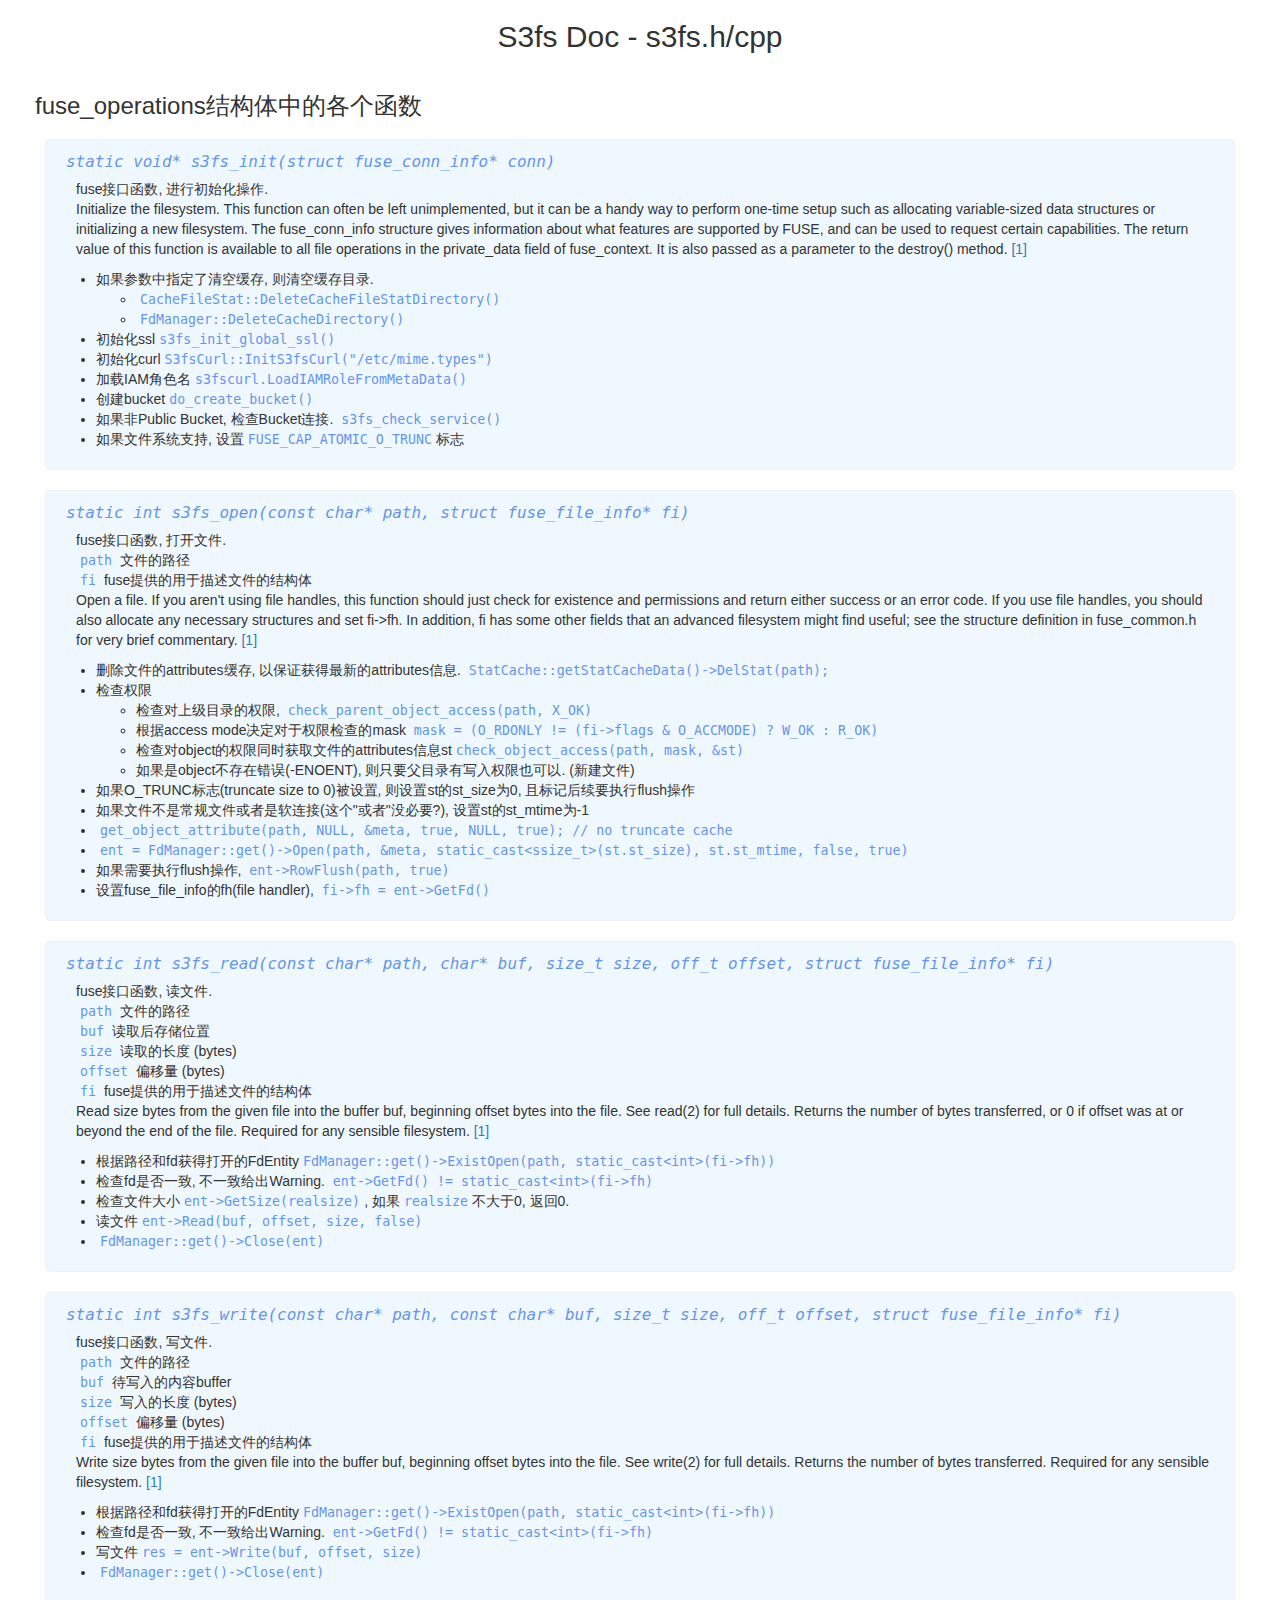
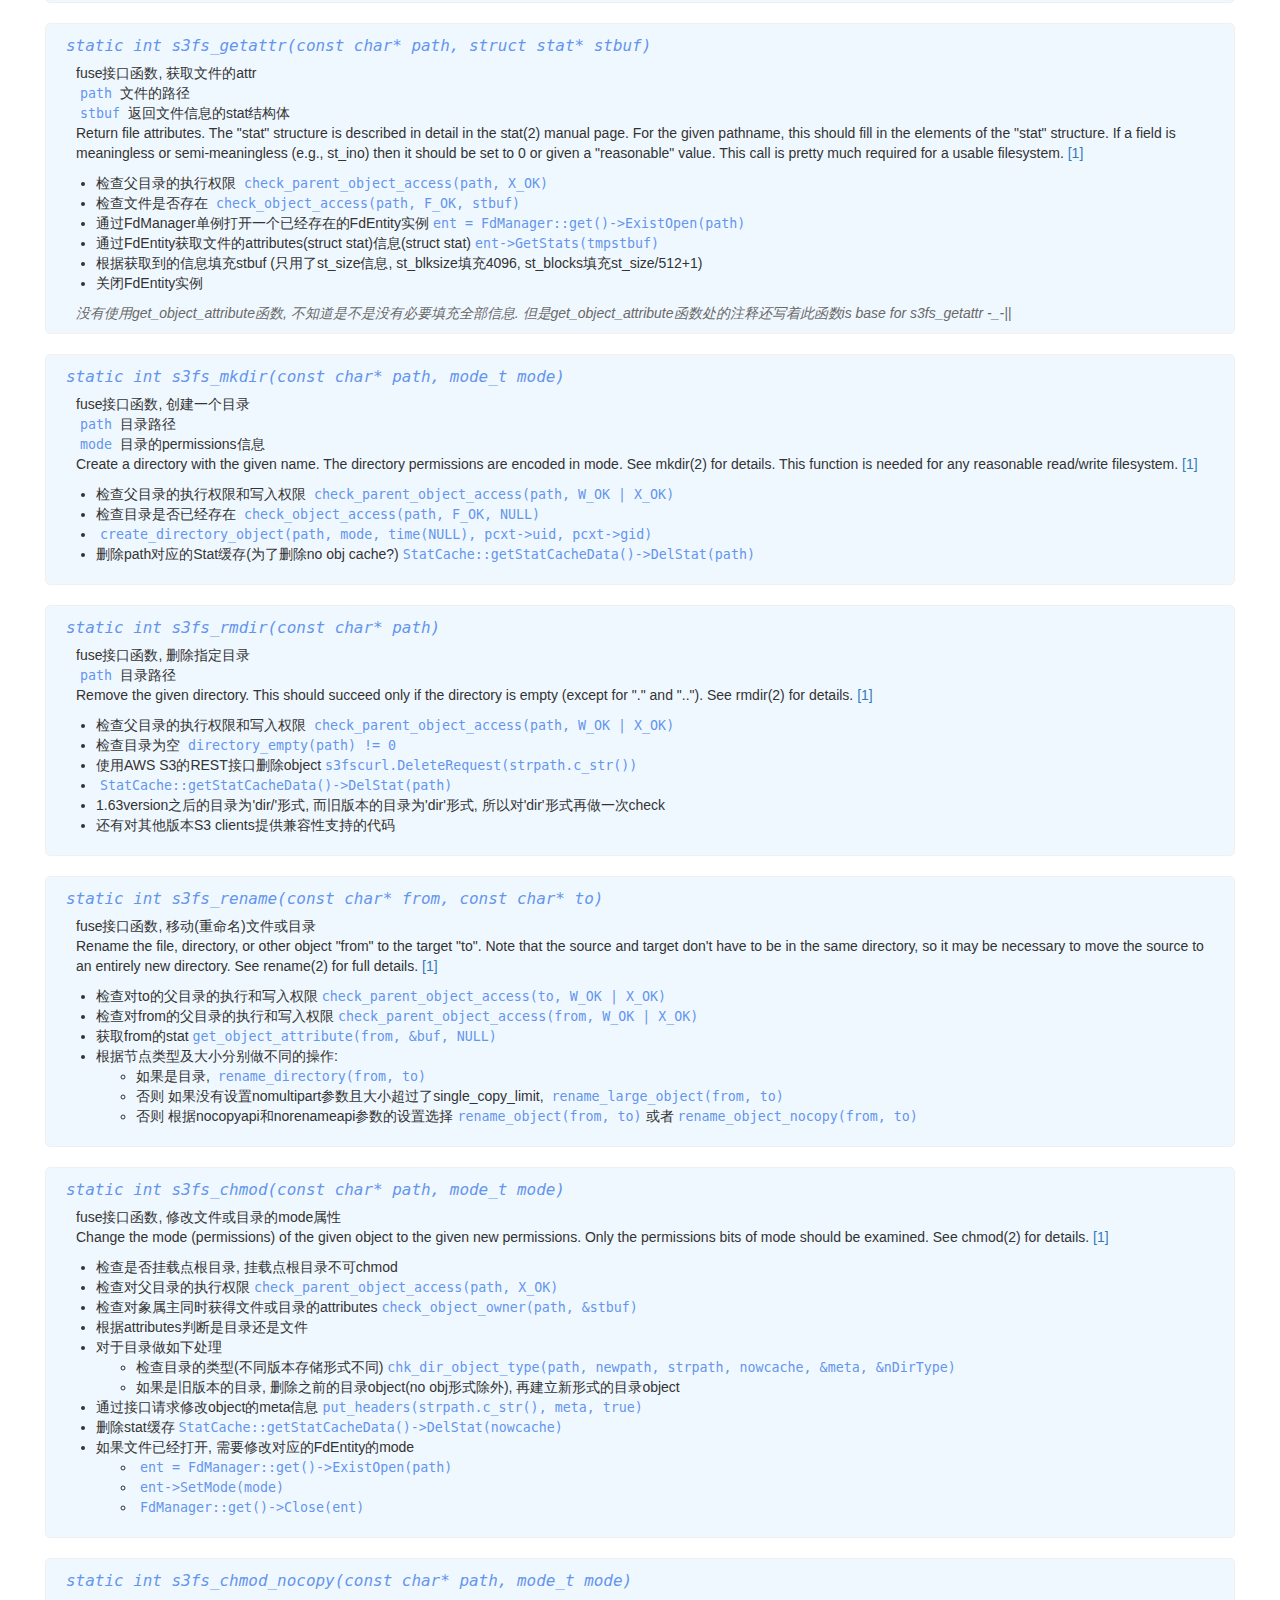
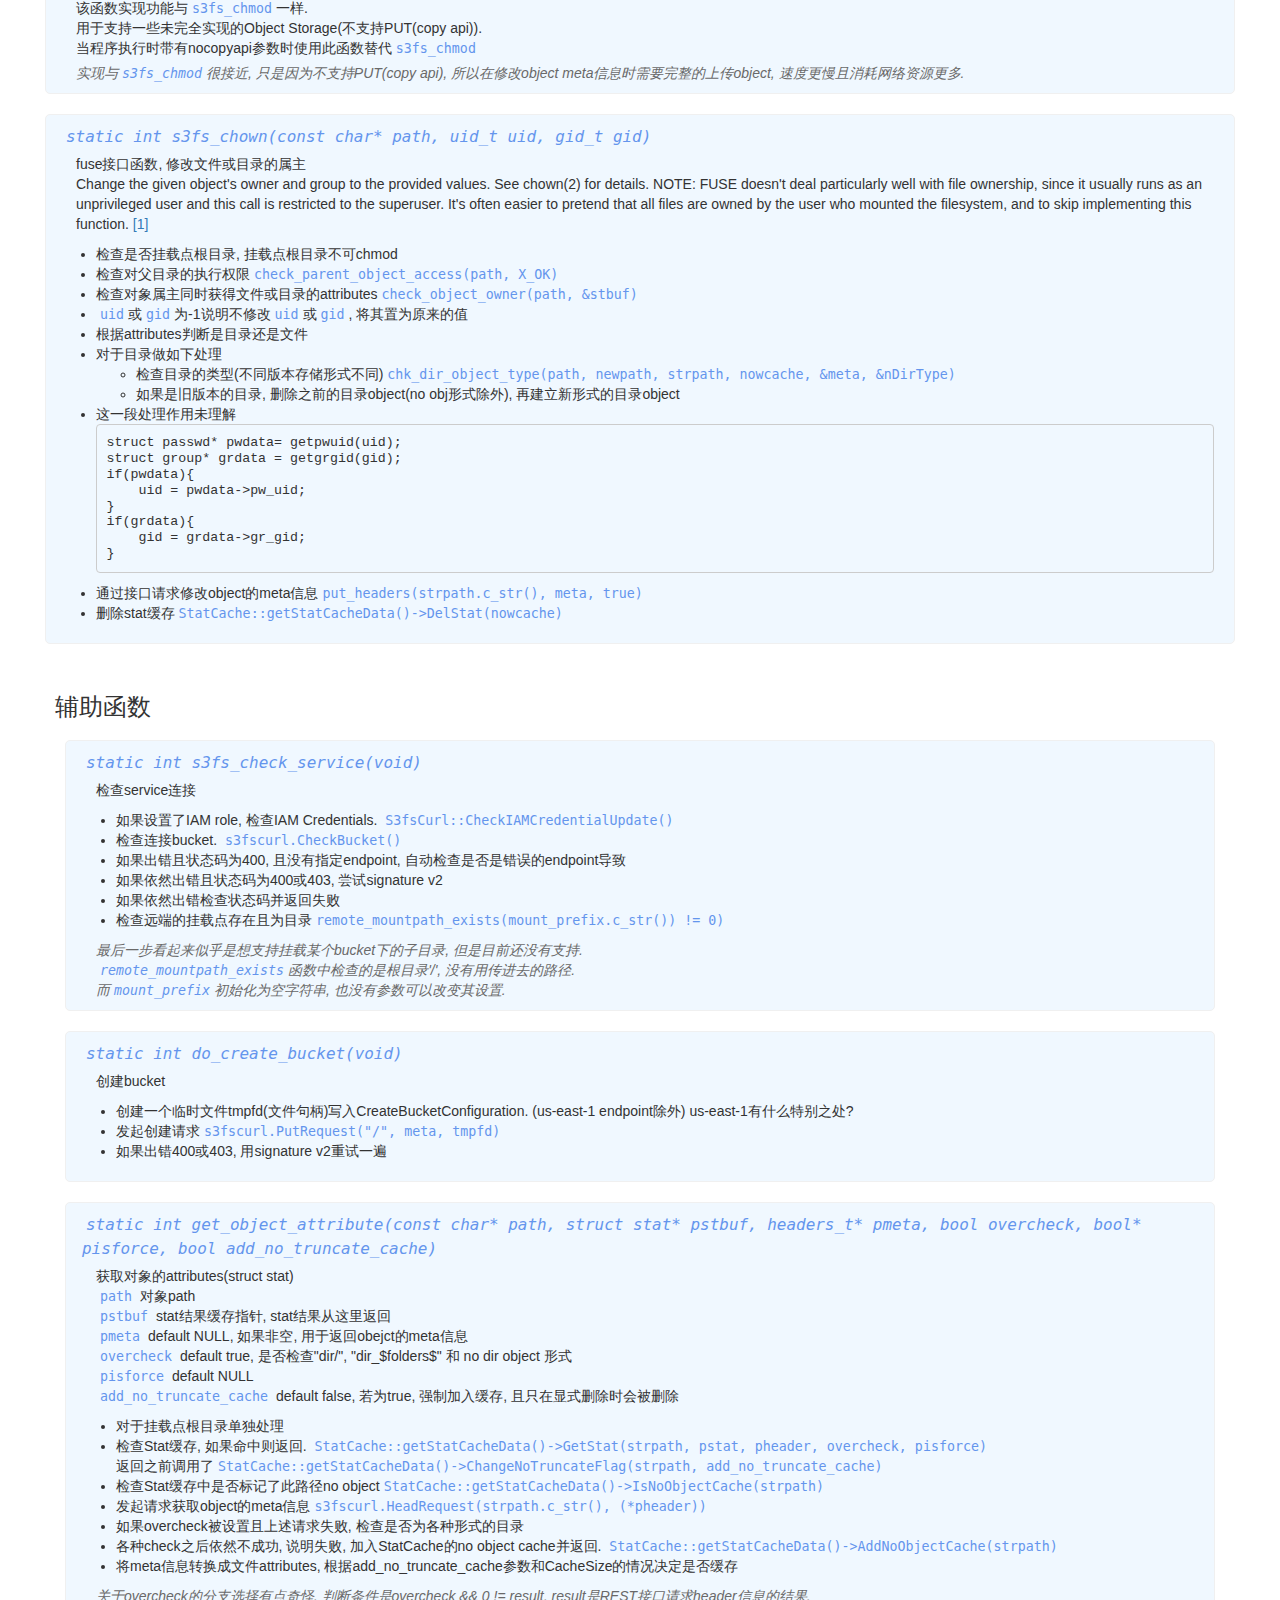
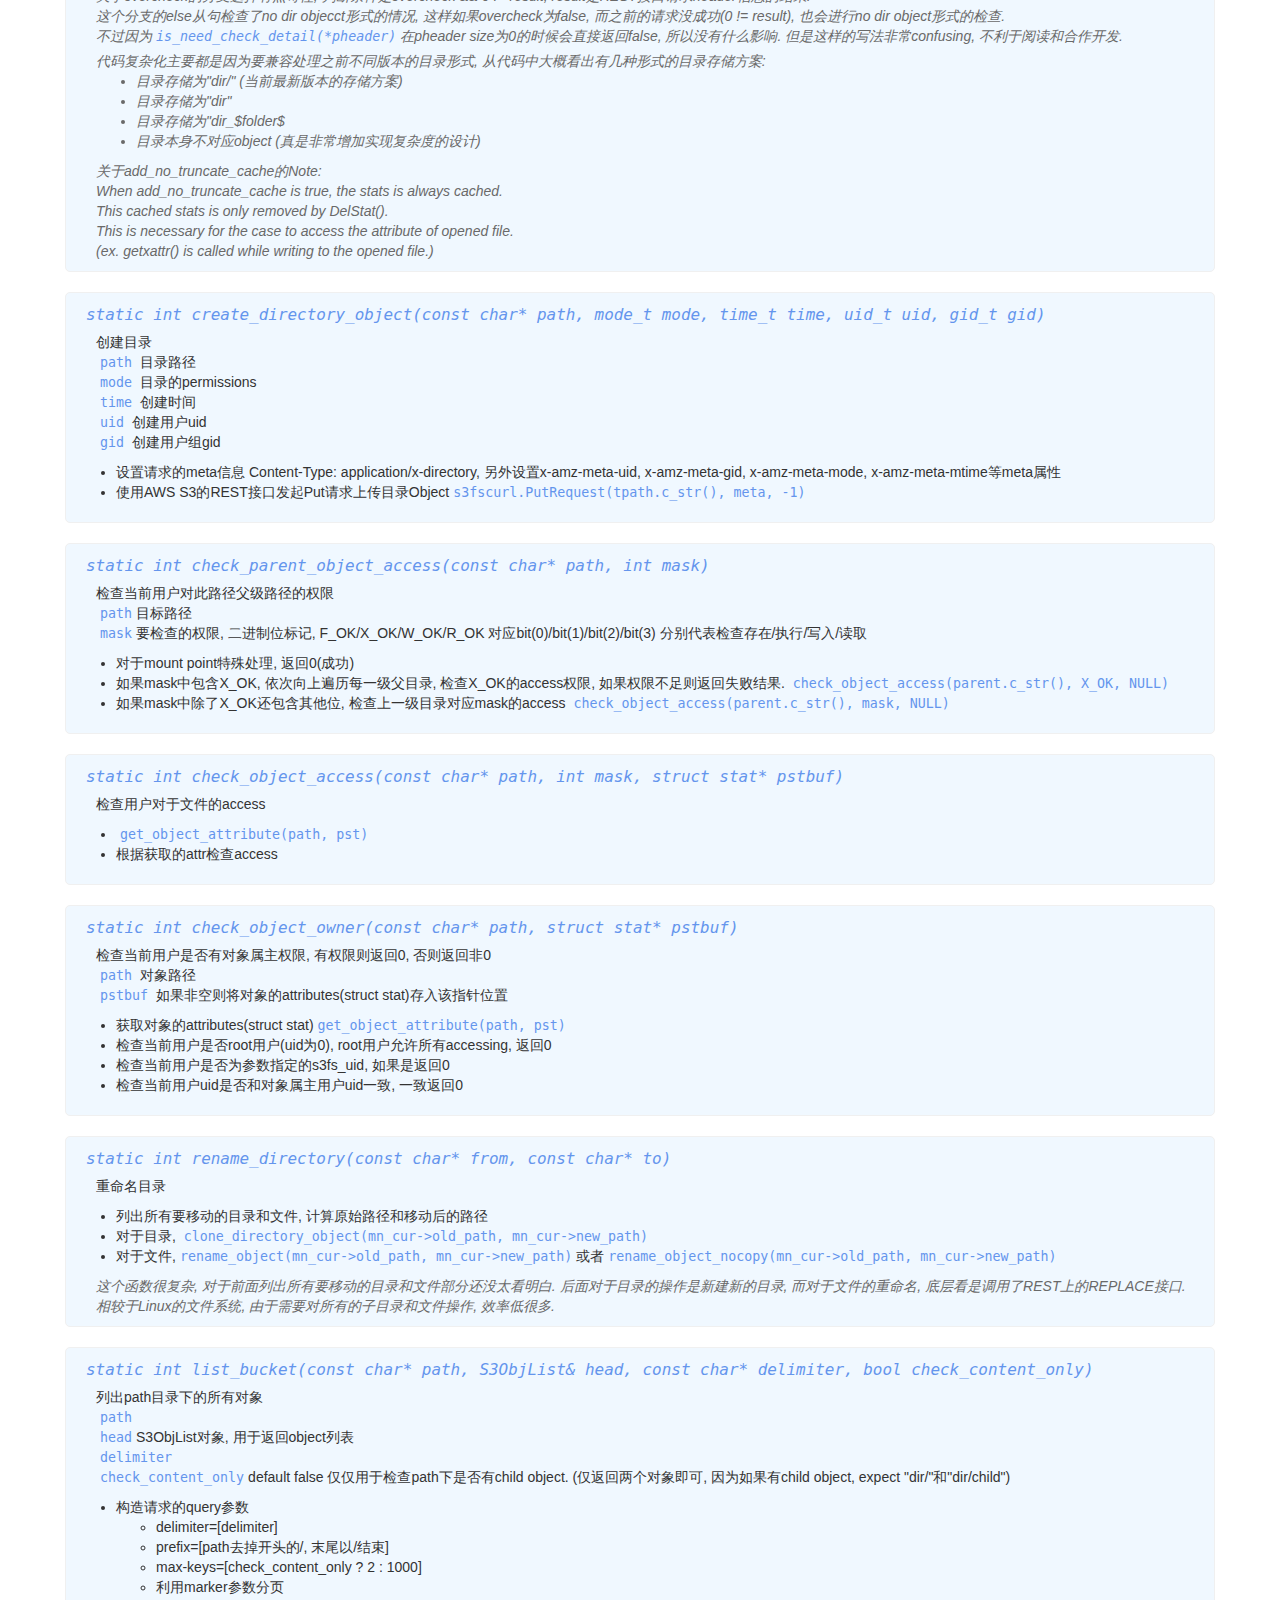
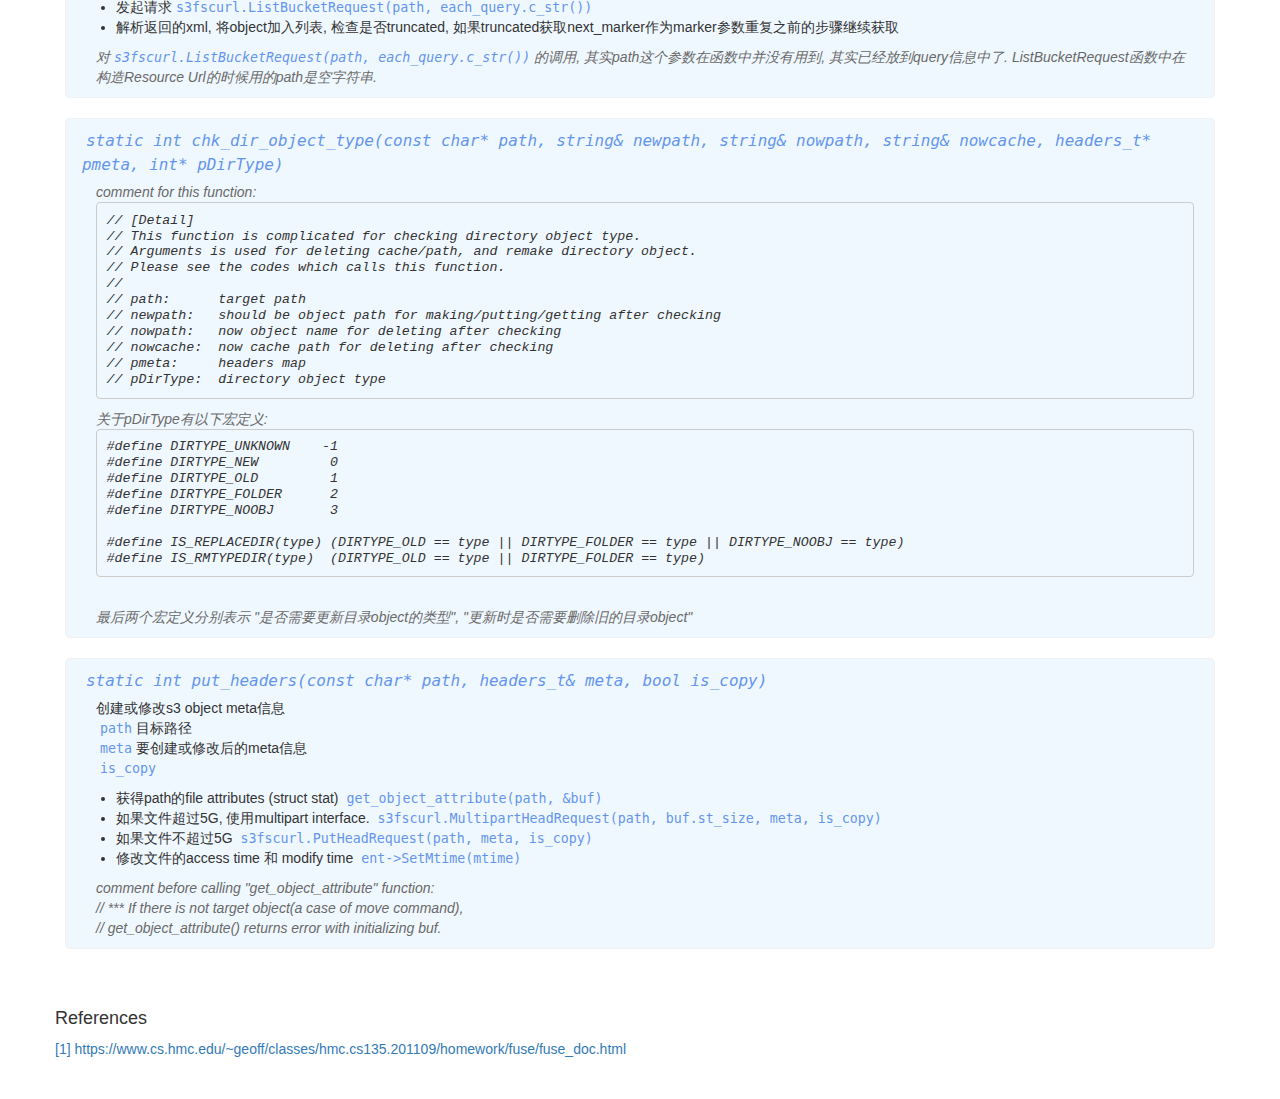
<file: s3fs.html>
<!--Copyright 2017 Declan Chen <chenye94@qq.com>-->

<!--This file is part of s3fs-doc.-->

<!--s3fs-doc is free software: you can redistribute it and/or modify-->
<!--it under the terms of the GNU General Public License as published by-->
<!--the Free Software Foundation, either version 3 of the License, or-->
<!--(at your option) any later version.-->

<!--s3fs-doc is distributed in the hope that it will be useful,-->
<!--but WITHOUT ANY WARRANTY; without even the implied warranty of-->
<!--MERCHANTABILITY or FITNESS FOR A PARTICULAR PURPOSE.  See the-->
<!--GNU General Public License for more details.-->

<!--You should have received a copy of the GNU General Public License-->
<!--along with s3fs-doc.  If not, see <http://www.gnu.org/licenses/>.-->


<!DOCTYPE html>
<html lang="en">
<head>
    <meta charset="UTF-8">
    <title>S3fs Doc - s3fs.h/cpp</title>

    <link type="text/css" href="bootstrap.min.css" rel="stylesheet"/>
    <link type="text/css" href="main.css" rel="stylesheet"/>
</head>

<body>
<div class="container-fluid">
    <h2 class="top">S3fs Doc - s3fs.h/cpp</h2>

    <div class="section">
        <h3>fuse_operations结构体中的各个函数</h3>

        <div class="func">
            <div class="name"><code>static void* s3fs_init(struct fuse_conn_info* conn)</code></div>
            <div class="desc">
                fuse接口函数, 进行初始化操作.<br/>
                Initialize the filesystem. This function can often be left unimplemented, but it can be a handy way to perform one-time setup such as allocating variable-sized data structures or initializing a new filesystem.
                The fuse_conn_info structure gives information about what features are supported by FUSE, and can be used to request certain capabilities.
                The return value of this function is available to all file operations in the private_data field of fuse_context. It is also passed as a parameter to the destroy() method.
                <a href="#ref1">[1]</a>
            </div>
            <ul class="impl">
                <li>如果参数中指定了清空缓存, 则清空缓存目录.
                    <ul>
                        <li><a href="fdcache.html#CacheFileStat-DeleteCacheFileStatDirectory"><code>CacheFileStat::DeleteCacheFileStatDirectory()</code></a></li>
                        <li><a><code>FdManager::DeleteCacheDirectory()</code></a></li>
                    </ul>
                </li>
                <li>初始化ssl<a><code>s3fs_init_global_ssl()</code></a></li>
                <li>初始化curl<a><code>S3fsCurl::InitS3fsCurl("/etc/mime.types")</code></a></li>
                <li>加载IAM角色名<a><code>s3fscurl.LoadIAMRoleFromMetaData()</code></a></li>
                <li>创建bucket<a href="#do_create_bucket"><code>do_create_bucket()</code></a></li>
                <li>如果非Public Bucket, 检查Bucket连接. <a href="#s3fs_check_service"><code>s3fs_check_service()</code></a></li>
                <li>如果文件系统支持, 设置<code>FUSE_CAP_ATOMIC_O_TRUNC</code>标志</li>
            </ul>
        </div>

        <div class="func">
            <div class="name"><code>static int s3fs_open(const char* path, struct fuse_file_info* fi)</code></div>
            <div class="desc">
                fuse接口函数, 打开文件. <br/>
                <code>path</code> 文件的路径 <br/>
                <code>fi</code> fuse提供的用于描述文件的结构体 <br/>
                Open a file. If you aren't using file handles, this function should just check for existence and permissions and return either success or an error code.
                If you use file handles, you should also allocate any necessary structures and set fi->fh.
                In addition, fi has some other fields that an advanced filesystem might find useful; see the structure definition in fuse_common.h for very brief commentary.
                <a href="#ref1">[1]</a>
            </div>
            <ul class="impl">
                <li>删除文件的attributes缓存, 以保证获得最新的attributes信息. <a href="cache.html#DelStat"><code>StatCache::getStatCacheData()->DelStat(path);</code></a></li>
                <li>检查权限
                    <ul>
                        <li>检查对上级目录的权限, <a href="#check_parent_object_access"><code>check_parent_object_access(path, X_OK)</code></a></li>
                        <li>根据access mode决定对于权限检查的mask <code>mask = (O_RDONLY != (fi->flags & O_ACCMODE) ? W_OK : R_OK)</code></li>
                        <li>检查对object的权限同时获取文件的attributes信息st<a href="#check_object_access"><code>check_object_access(path, mask, &st)</code></a></li>
                        <li>如果是object不存在错误(-ENOENT), 则只要父目录有写入权限也可以. (新建文件)</li>
                    </ul>
                </li>
                <li>如果O_TRUNC标志(truncate size to 0)被设置, 则设置st的st_size为0, 且标记后续要执行flush操作</li>
                <li>如果文件不是常规文件或者是软连接(这个"或者"没必要?), 设置st的st_mtime为-1</li>
                <li><a href="#get_object_attribute"><code>get_object_attribute(path, NULL, &meta, true, NULL, true); // no truncate cache</code></a></li>
                <li><a href="fdcache.html#FdManager-Open"><code>ent = FdManager::get()->Open(path, &meta, static_cast&lt;ssize_t&gt;(st.st_size), st.st_mtime, false, true)</code></a></li>
                <li>如果需要执行flush操作, <a href="fdcache.html#FdEntity-RowFlush"><code>ent->RowFlush(path, true)</code></a></li>
                <li>设置fuse_file_info的fh(file handler), <code>fi->fh = ent->GetFd()</code></li>
            </ul>
        </div>

        <div class="func" id="s3fs_read">
            <div class="name"><code>static int s3fs_read(const char* path, char* buf, size_t size, off_t offset, struct fuse_file_info* fi)</code></div>
            <div class="desc">
                fuse接口函数, 读文件. <br/>
                <code>path</code> 文件的路径 <br/>
                <code>buf</code> 读取后存储位置 <br/>
                <code>size</code> 读取的长度 (bytes) <br/>
                <code>offset</code> 偏移量 (bytes) <br/>
                <code>fi</code> fuse提供的用于描述文件的结构体 <br/>
                Read size bytes from the given file into the buffer buf, beginning offset bytes into the file.
                See read(2) for full details. Returns the number of bytes transferred, or 0 if offset was at or beyond the end of the file.
                Required for any sensible filesystem.
                <a href="#ref1">[1]</a>
            </div>
            <ul class="impl">
                <li>根据路径和fd获得打开的FdEntity<a href="fdcache.html#FdManager-ExistOpen"><code>FdManager::get()->ExistOpen(path, static_cast&lt;int&gt;(fi->fh))</code></a></li>
                <li>检查fd是否一致, 不一致给出Warning. <code>ent->GetFd() != static_cast&lt;int&gt;(fi->fh)</code></li>
                <li>检查文件大小<a href="fdcache.html#FdEntity-GetSize"><code>ent->GetSize(realsize)</code></a>, 如果<code>realsize</code>不大于0, 返回0.</li>
                <li>读文件<a href="fdcache.html#FdEntity-Read"><code>ent->Read(buf, offset, size, false)</code></a></li>
                <li><a href="fdcache.html#FdManager-Close"><code>FdManager::get()->Close(ent)</code></a></li>
            </ul>
        </div>


        <div class="func" id="s3fs_write">
            <div class="name"><code>static int s3fs_write(const char* path, const char* buf, size_t size, off_t offset, struct fuse_file_info* fi)</code></div>
            <div class="desc">
                fuse接口函数, 写文件. <br/>
                <code>path</code> 文件的路径 <br/>
                <code>buf</code> 待写入的内容buffer <br/>
                <code>size</code> 写入的长度 (bytes) <br/>
                <code>offset</code> 偏移量 (bytes) <br/>
                <code>fi</code> fuse提供的用于描述文件的结构体 <br/>
                Write size bytes from the given file into the buffer buf, beginning offset bytes into the file. See write(2) for full details.
                Returns the number of bytes transferred. Required for any sensible filesystem.
                <a href="#ref1">[1]</a>
            </div>
            <ul class="impl">
                <li>根据路径和fd获得打开的FdEntity<a href="fdcache.html#FdManager-ExistOpen"><code>FdManager::get()->ExistOpen(path, static_cast&lt;int&gt;(fi->fh))</code></a></li>
                <li>检查fd是否一致, 不一致给出Warning. <code>ent->GetFd() != static_cast&lt;int&gt;(fi->fh)</code></li>
                <li>写文件<a href="fdcache.html#FdEntity-Write"><code>res = ent->Write(buf, offset, size)</code></a></li>
                <li><a href="fdcache.html#FdManager-Close"><code>FdManager::get()->Close(ent)</code></a></li>
            </ul>
        </div>

        <div class="func">
            <div class="name"><code>static int s3fs_getattr(const char* path, struct stat* stbuf)</code></div>
            <div class="desc">
                fuse接口函数, 获取文件的attr <br/>
                <code>path</code> 文件的路径 <br/>
                <code>stbuf</code> 返回文件信息的stat结构体 <br/>
                Return file attributes. The "stat" structure is described in detail in the stat(2) manual page.
                For the given pathname, this should fill in the elements of the "stat" structure.
                If a field is meaningless or semi-meaningless (e.g., st_ino) then it should be set to 0 or given a "reasonable" value.
                This call is pretty much required for a usable filesystem.
                <a href="#ref1">[1]</a>
            </div>
            <ul class="impl">
                <li>检查父目录的执行权限 <a href="#check_parent_object_access"><code>check_parent_object_access(path, X_OK)</code></a>
                </li>
                <li>检查文件是否存在 <a><code>check_object_access(path, F_OK, stbuf)</code></a></li>
                <li>通过FdManager单例打开一个已经存在的FdEntity实例<a href="fdcache.html#FdManager-ExistOpen"><code>ent = FdManager::get()->ExistOpen(path)</code></a></li>
                <li>通过FdEntity获取文件的attributes(struct stat)信息(struct stat)<a href="fdcache.html#FdEntity-GetStats"><code>ent->GetStats(tmpstbuf)</code></a></li>
                <li>根据获取到的信息填充stbuf (只用了st_size信息, st_blksize填充4096, st_blocks填充st_size/512+1)</li>
                <li>关闭FdEntity实例</li>
            </ul>
            <div class="remark">
                没有使用get_object_attribute函数, 不知道是不是没有必要填充全部信息. 但是get_object_attribute函数处的注释还写着此函数is base for s3fs_getattr
                -_-||
            </div>
        </div>

        <div class="func">
            <div class="name"><code>static int s3fs_mkdir(const char* path, mode_t mode)</code></div>
            <div class="desc">
                fuse接口函数, 创建一个目录 <br/>
                <code>path</code> 目录路径 <br/>
                <code>mode</code> 目录的permissions信息 <br/>
                Create a directory with the given name. The directory permissions are encoded in mode.
                See mkdir(2) for details. This function is needed for any reasonable read/write filesystem.
                <a href="#ref1">[1]</a>
            </div>
            <ul class="impl">
                <li>检查父目录的执行权限和写入权限 <a href="#check_parent_object_access"><code>check_parent_object_access(path, W_OK | X_OK)</code></a></li>
                <li>检查目录是否已经存在 <a><code>check_object_access(path, F_OK, NULL)</code></a></li>
                <li><a href="#create_directory_object"><code>create_directory_object(path, mode, time(NULL), pcxt->uid, pcxt->gid)</code></a></li>
                <li>删除path对应的Stat缓存(为了删除no obj cache?)<a href="cache.html#DelStat"><code>StatCache::getStatCacheData()->DelStat(path)</code></a></li>
            </ul>
        </div>

        <div class="func">
            <div class="name"><code>static int s3fs_rmdir(const char* path)</code></div>
            <div class="desc">
                fuse接口函数, 删除指定目录 <br/>
                <code>path</code> 目录路径 <br/>
                Remove the given directory. This should succeed only if the directory is empty (except for "." and ".."). See rmdir(2) for details.
                <a href="#ref1">[1]</a>
            </div>
            <ul class="impl">
                <li>检查父目录的执行权限和写入权限 <a href="#check_parent_object_access"><code>check_parent_object_access(path, W_OK | X_OK)</code></a></li>
                <li>检查目录为空 <a><code>directory_empty(path) != 0</code></a></li>
                <li>使用AWS S3的REST接口删除object<a><code>s3fscurl.DeleteRequest(strpath.c_str())</code></a></li>
                <li><a href="cache.html#DelStat"><code>StatCache::getStatCacheData()->DelStat(path)</code></a></li>
                <li>1.63version之后的目录为'dir/'形式, 而旧版本的目录为'dir'形式, 所以对'dir'形式再做一次check</li>
                <li>还有对其他版本S3 clients提供兼容性支持的代码</li>
            </ul>
        </div>

        <div class="func">
            <div class="name"><code>static int s3fs_rename(const char* from, const char* to)</code></div>
            <div class="desc">
                fuse接口函数, 移动(重命名)文件或目录 <br/>
                Rename the file, directory, or other object "from" to the target "to".
                Note that the source and target don't have to be in the same directory, so it may be necessary to move the source to an entirely new directory.
                See rename(2) for full details.
                <a href="#ref1">[1]</a>
            </div>
            <ul class="impl">
                <li>检查对to的父目录的执行和写入权限<a href="#check_parent_object_access"><code>check_parent_object_access(to, W_OK | X_OK)</code></a></li>
                <li>检查对from的父目录的执行和写入权限<a href="#check_parent_object_access"><code>check_parent_object_access(from, W_OK | X_OK)</code></a></li>
                <li>获取from的stat<a href="#get_object_attribute"><code>get_object_attribute(from, &buf, NULL)</code></a>
                </li>
                <li>
                    根据节点类型及大小分别做不同的操作:
                    <ul>
                        <li>如果是目录, <a href="#rename_directory"><code>rename_directory(from, to)</code></a></li>
                        <li>否则 如果没有设置nomultipart参数且大小超过了single_copy_limit, <code>rename_large_object(from, to)</code></li>
                        <li>否则 根据nocopyapi和norenameapi参数的设置选择<code>rename_object(from, to)</code>或者<code>rename_object_nocopy(from, to)</code></li>
                    </ul>
                </li>
            </ul>
        </div>

        <div class="func" id="s3fs_chmod">
            <div class="name"><code>static int s3fs_chmod(const char* path, mode_t mode)</code></div>
            <div class="desc">
                fuse接口函数, 修改文件或目录的mode属性 <br/>
                Change the mode (permissions) of the given object to the given new permissions.
                Only the permissions bits of mode should be examined. See chmod(2) for details.
                <a href="#ref1">[1]</a>
            </div>
            <ul class="impl">
                <li>检查是否挂载点根目录, 挂载点根目录不可chmod</li>
                <li>检查对父目录的执行权限<a href="#check_parent_object_access"><code>check_parent_object_access(path, X_OK)</code></a></li>
                <li>检查对象属主同时获得文件或目录的attributes<a href="#check_object_owner"><code>check_object_owner(path, &stbuf)</code></a></li>
                <li>根据attributes判断是目录还是文件</li>
                <li>对于目录做如下处理
                    <ul>
                        <li>检查目录的类型(不同版本存储形式不同)<a href="#chk_dir_object_type"><code>chk_dir_object_type(path, newpath, strpath, nowcache, &meta, &nDirType)</code></a></li>
                        <li>如果是旧版本的目录, 删除之前的目录object(no obj形式除外), 再建立新形式的目录object</li>
                    </ul>
                </li>
                <li>通过接口请求修改object的meta信息<a href="#put_headers"><code>put_headers(strpath.c_str(), meta, true)</code></a></li>
                <li>删除stat缓存<a href="cache.html#DelStat"><code>StatCache::getStatCacheData()->DelStat(nowcache)</code></a></li>
                <li>如果文件已经打开, 需要修改对应的FdEntity的mode
                    <ul>
                        <li><a href="fdcache.html#FdManager-ExistOpen"><code>ent = FdManager::get()->ExistOpen(path)</code></a></li>
                        <li><a href="fdcache.html#FdEntity-SetMode"><code>ent->SetMode(mode)</code></a></li>
                        <li><a href="fdcache.html#FdManager-Close"><code>FdManager::get()->Close(ent)</code></a></li>
                    </ul>
                </li>
            </ul>
        </div>

        <div class="func">
            <div class="name"><code>static int s3fs_chmod_nocopy(const char* path, mode_t mode)</code></div>
            <div class="desc">
                该函数实现功能与<a href="#s3fs_chmod"><code>s3fs_chmod</code></a>一样.<br/>
                用于支持一些未完全实现的Object Storage(不支持PUT(copy api)). <br/>
                当程序执行时带有nocopyapi参数时使用此函数替代<a href="#s3fs_chmod"><code>s3fs_chmod</code></a>
            </div>
            <div class="remark">
                实现与<a href="#s3fs_chmod"><code>s3fs_chmod</code></a>很接近, 只是因为不支持PUT(copy api),
                所以在修改object meta信息时需要完整的上传object, 速度更慢且消耗网络资源更多.
            </div>
        </div>

        <div class="func" id="s3fs_chown">
            <div class="name"><code>static int s3fs_chown(const char* path, uid_t uid, gid_t gid)</code></div>
            <div class="desc">
                fuse接口函数, 修改文件或目录的属主 <br/>
                Change the given object's owner and group to the provided values. See chown(2) for details.
                NOTE: FUSE doesn't deal particularly well with file ownership, since it usually runs as an unprivileged user and this call is restricted to the superuser.
                It's often easier to pretend that all files are owned by the user who mounted the filesystem, and to skip implementing this function.
                <a href="#ref1">[1]</a>
            </div>
            <ul class="impl">
                <li>检查是否挂载点根目录, 挂载点根目录不可chmod</li>
                <li>检查对父目录的执行权限<a href="#check_parent_object_access"><code>check_parent_object_access(path, X_OK)</code></a></li>
                <li>检查对象属主同时获得文件或目录的attributes<a href="#check_object_owner"><code>check_object_owner(path, &stbuf)</code></a></li>
                <li><code>uid</code>或<code>gid</code>为-1说明不修改<code>uid</code>或<code>gid</code>, 将其置为原来的值</li>
                <li>根据attributes判断是目录还是文件</li>
                <li>对于目录做如下处理
                    <ul>
                        <li>检查目录的类型(不同版本存储形式不同)<a href="#chk_dir_object_type"><code>chk_dir_object_type(path, newpath, strpath, nowcache, &meta, &nDirType)</code></a></li>
                        <li>如果是旧版本的目录, 删除之前的目录object(no obj形式除外), 再建立新形式的目录object</li>
                    </ul>
                </li>
                <li>这一段处理作用未理解
                    <pre>struct passwd* pwdata= getpwuid(uid);
struct group* grdata = getgrgid(gid);
if(pwdata){
    uid = pwdata->pw_uid;
}
if(grdata){
    gid = grdata->gr_gid;
}</pre>
                </li>
                <li>通过接口请求修改object的meta信息<a href="#put_headers"><code>put_headers(strpath.c_str(), meta, true)</code></a></li>
                <li>删除stat缓存<a href="cache.html#DelStat"><code>StatCache::getStatCacheData()->DelStat(nowcache)</code></a></li>
            </ul>
        </div>

    <!-- ***************************************************************************************************************************** -->
    <div class="section">
        <h3>辅助函数</h3>

        <div class="func" id="s3fs_check_service">
            <div class="name"><code>static int s3fs_check_service(void)</code></div>
            <div class="desc">
                检查service连接
            </div>
            <ul class="impl">
                <li>如果设置了IAM role, 检查IAM Credentials. <a><code>S3fsCurl::CheckIAMCredentialUpdate()</code></a></li>
                <li>检查连接bucket. <a><code>s3fscurl.CheckBucket()</code></a></li>
                <li>如果出错且状态码为400, 且没有指定endpoint, 自动检查是否是错误的endpoint导致</li>
                <li>如果依然出错且状态码为400或403, 尝试signature v2</li>
                <li>如果依然出错检查状态码并返回失败</li>
                <li>检查远端的挂载点存在且为目录<a><code>remote_mountpath_exists(mount_prefix.c_str()) != 0)</code></a></li>
            </ul>
            <div class="remark">
                最后一步看起来似乎是想支持挂载某个bucket下的子目录, 但是目前还没有支持. <br/>
                <code>remote_mountpath_exists</code>函数中检查的是根目录'/', 没有用传进去的路径. <br/>
                而<code>mount_prefix</code>初始化为空字符串, 也没有参数可以改变其设置.
            </div>
        </div>

        <div class="func" id="do_create_bucket">
            <div class="name"><code>static int do_create_bucket(void)</code></div>
            <div class="desc">
                创建bucket
            </div>
            <ul class="impl">
                <li>创建一个临时文件tmpfd(文件句柄)写入CreateBucketConfiguration. (us-east-1 endpoint除外) us-east-1有什么特别之处?</li>
                <li>发起创建请求<a href="curl.html#S3fsCurl-PutRequest"><code>s3fscurl.PutRequest("/", meta, tmpfd)</code></a></li>
                <li>如果出错400或403, 用signature v2重试一遍</li>
            </ul>
        </div>

        <div class="func" id="get_object_attribute">
            <div class="name"><code>static int get_object_attribute(const char* path, struct stat* pstbuf, headers_t* pmeta, bool overcheck, bool* pisforce, bool add_no_truncate_cache)</code></div>
            <div class="desc">
                获取对象的attributes(struct stat) <br/>
                <code>path</code> 对象path <br/>
                <code>pstbuf</code> stat结果缓存指针, stat结果从这里返回 <br/>
                <code>pmeta</code> default NULL, 如果非空, 用于返回obejct的meta信息 <br/>
                <code>overcheck</code> default true, 是否检查"dir/", "dir_$folders$" 和 no dir object 形式 <br/>
                <code>pisforce</code> default NULL <br/>
                <code>add_no_truncate_cache</code> default false, 若为true, 强制加入缓存, 且只在显式删除时会被删除
            </div>
            <ul class="impl">
                <li>对于挂载点根目录单独处理</li>
                <li>
                    检查Stat缓存, 如果命中则返回. <a><code>StatCache::getStatCacheData()->GetStat(strpath, pstat, pheader, overcheck, pisforce)</code></a> <br/>
                    返回之前调用了<a><code>StatCache::getStatCacheData()->ChangeNoTruncateFlag(strpath, add_no_truncate_cache)</code></a>
                </li>
                <li>检查Stat缓存中是否标记了此路径no object<a><code>StatCache::getStatCacheData()->IsNoObjectCache(strpath)</code></a></li>
                <li>发起请求获取object的meta信息<a><code>s3fscurl.HeadRequest(strpath.c_str(), (*pheader))</code></a></li>
                <li>如果overcheck被设置且上述请求失败, 检查是否为各种形式的目录</li>
                <li>各种check之后依然不成功, 说明失败, 加入StatCache的no object cache并返回. <a><code>StatCache::getStatCacheData()->AddNoObjectCache(strpath)</code></a>
                </li>
                <li>将meta信息转换成文件attributes, 根据add_no_truncate_cache参数和CacheSize的情况决定是否缓存</li>
            </ul>
            <div class="remark">
                关于overcheck的分支选择有点奇怪, 判断条件是overcheck && 0 != result, result是REST接口请求header信息的结果. <br/>
                这个分支的else从句检查了no dir objecct形式的情况, 这样如果overcheck为false, 而之前的请求没成功(0 != result), 也会进行no dir object形式的检查.
                <br/>
                不过因为<code>is_need_check_detail(*pheader)</code>在pheader size为0的时候会直接返回false, 所以没有什么影响.
                但是这样的写法非常confusing, 不利于阅读和合作开发. <br/>
            </div>
            <div class="remark">
                代码复杂化主要都是因为要兼容处理之前不同版本的目录形式, 从代码中大概看出有几种形式的目录存储方案:
                <ul>
                    <li>目录存储为"dir/" (当前最新版本的存储方案)</li>
                    <li>目录存储为"dir"</li>
                    <li>目录存储为"dir_$folder$</li>
                    <li>目录本身不对应object (真是非常增加实现复杂度的设计)</li>
                </ul>
            </div>
            <div class="remark">
                关于add_no_truncate_cache的Note: <br/>
                When add_no_truncate_cache is true, the stats is always cached. <br/>
                This cached stats is only removed by DelStat(). <br/>
                This is necessary for the case to access the attribute of opened file. <br/>
                (ex. getxattr() is called while writing to the opened file.) <br/>
            </div>
        </div>

        <div class="func" id="create_directory_object">
            <div class="name"><code>static int create_directory_object(const char* path, mode_t mode, time_t time, uid_t uid, gid_t gid)</code></div>
            <div class="desc">
                创建目录<br/>
                <code>path</code> 目录路径 <br/>
                <code>mode</code> 目录的permissions <br/>
                <code>time</code> 创建时间 <br/>
                <code>uid</code> 创建用户uid <br/>
                <code>gid</code> 创建用户组gid <br/>
            </div>
            <ul class="impl">
                <li>设置请求的meta信息 Content-Type: application/x-directory, 另外设置x-amz-meta-uid, x-amz-meta-gid, x-amz-meta-mode, x-amz-meta-mtime等meta属性
                </li>
                <li>使用AWS S3的REST接口发起Put请求上传目录Object<a href="curl.html#S3fsCurl-PutRequest"><code>s3fscurl.PutRequest(tpath.c_str(), meta, -1)</code></a>
                </li>
            </ul>
        </div>

        <div class="func" id="check_parent_object_access">
            <div class="name"><code>static int check_parent_object_access(const char* path, int mask)</code></div>
            <div class="desc">
                检查当前用户对此路径父级路径的权限<br/>
                <code>path</code>目标路径<br/>
                <code>mask</code>要检查的权限, 二进制位标记, F_OK/X_OK/W_OK/R_OK 对应bit(0)/bit(1)/bit(2)/bit(3)
                分别代表检查存在/执行/写入/读取<br/>
            </div>
            <ul class="impl">
                <li>对于mount point特殊处理, 返回0(成功)</li>
                <li>如果mask中包含X_OK, 依次向上遍历每一级父目录, 检查X_OK的access权限, 如果权限不足则返回失败结果. <a href="#check_object_access"><code>check_object_access(parent.c_str(), X_OK, NULL)</code></a></li>
                <li>如果mask中除了X_OK还包含其他位, 检查上一级目录对应mask的access <a href="#check_object_access"><code>check_object_access(parent.c_str(), mask, NULL)</code></a></li>
            </ul>
        </div>

        <div class="func" id="check_object_access">
            <div class="name"><code>static int check_object_access(const char* path, int mask, struct stat* pstbuf)</code></div>
            <div class="desc">
                检查用户对于文件的access
            </div>
            <ul class="impl">
                <li><code>get_object_attribute(path, pst)</code></li>
                <li>根据获取的attr检查access</li>
            </ul>
        </div>

        <div class="func" id="check_object_owner">
            <div class="name"><code>static int check_object_owner(const char* path, struct stat* pstbuf)</code></div>
            <div class="desc">
                检查当前用户是否有对象属主权限, 有权限则返回0, 否则返回非0 <br/>
                <code>path</code> 对象路径 <br/>
                <code>pstbuf</code> 如果非空则将对象的attributes(struct stat)存入该指针位置 <br/>
            </div>
            <ul class="impl">
                <li>获取对象的attributes(struct stat)<a href="#get_object_attribute"><code>get_object_attribute(path, pst)</code></cod></a></li>
                <li>检查当前用户是否root用户(uid为0), root用户允许所有accessing, 返回0</li>
                <li>检查当前用户是否为参数指定的s3fs_uid, 如果是返回0</li>
                <li>检查当前用户uid是否和对象属主用户uid一致, 一致返回0</li>
            </ul>
        </div>

        <div class="func" id="rename_directory">
            <div class="name"><code>static int rename_directory(const char* from, const char* to)</code></div>
            <div class="desc">
                重命名目录
            </div>
            <ul class="impl">
                <li>列出所有要移动的目录和文件, 计算原始路径和移动后的路径</li>
                <li>对于目录, <a><code>clone_directory_object(mn_cur->old_path, mn_cur->new_path)</code></a></li>
                <li>对于文件,<a><code>rename_object(mn_cur->old_path, mn_cur->new_path)</code></a>或者<a><code>rename_object_nocopy(mn_cur->old_path, mn_cur->new_path)</code></a></li>
            </ul>
            <div class="remark">
                这个函数很复杂, 对于前面列出所有要移动的目录和文件部分还没太看明白. 后面对于目录的操作是新建新的目录, 而对于文件的重命名, 底层看是调用了REST上的REPLACE接口. <br/>
                相较于Linux的文件系统, 由于需要对所有的子目录和文件操作, 效率低很多.
            </div>
        </div>

        <div class="func" id="list_bucket">
            <div class="name"><code>static int list_bucket(const char* path, S3ObjList& head, const char* delimiter, bool check_content_only)</code></div>
            <div class="desc">
                列出path目录下的所有对象 <br/>
                <code>path</code> <br/>
                <code>head</code>S3ObjList对象, 用于返回object列表<br/>
                <code>delimiter</code><br/>
                <code>check_content_only</code>default false 仅仅用于检查path下是否有child object. (仅返回两个对象即可, 因为如果有child object,
                expect "dir/"和"dir/child")<br/>
            </div>
            <ul class="impl">
                <li>构造请求的query参数
                    <ul>
                        <li>delimiter=[delimiter]</li>
                        <li>prefix=[path去掉开头的/, 末尾以/结束]</li>
                        <li>max-keys=[check_content_only ? 2 : 1000]</li>
                        <li>利用marker参数分页</li>
                    </ul>
                </li>
                <li>发起请求<a><code>s3fscurl.ListBucketRequest(path, each_query.c_str())</code></a></li>
                <li>解析返回的xml, 将object加入列表, 检查是否truncated, 如果truncated获取next_marker作为marker参数重复之前的步骤继续获取</li>
            </ul>
            <div class="remark">
                对<code>s3fscurl.ListBucketRequest(path, each_query.c_str())</code>的调用, 其实path这个参数在函数中并没有用到,
                其实已经放到query信息中了.
                ListBucketRequest函数中在构造Resource Url的时候用的path是空字符串.
            </div>
        </div>

        <div class="func" id="chk_dir_object_type">
            <div class="name"><code>static int chk_dir_object_type(const char* path, string& newpath, string& nowpath, string& nowcache, headers_t* pmeta, int* pDirType)</code></div>
            <div class="remark">
                comment for this function: <br/>
<pre>
// [Detail]
// This function is complicated for checking directory object type.
// Arguments is used for deleting cache/path, and remake directory object.
// Please see the codes which calls this function.
//
// path:      target path
// newpath:   should be object path for making/putting/getting after checking
// nowpath:   now object name for deleting after checking
// nowcache:  now cache path for deleting after checking
// pmeta:     headers map
// pDirType:  directory object type
</pre>

            </div>
            <div class="remark">
                关于pDirType有以下宏定义:
<pre>#define	DIRTYPE_UNKNOWN    -1
#define	DIRTYPE_NEW         0
#define	DIRTYPE_OLD         1
#define	DIRTYPE_FOLDER      2
#define	DIRTYPE_NOOBJ       3

#define	IS_REPLACEDIR(type) (DIRTYPE_OLD == type || DIRTYPE_FOLDER == type || DIRTYPE_NOOBJ == type)
#define	IS_RMTYPEDIR(type)  (DIRTYPE_OLD == type || DIRTYPE_FOLDER == type)</pre><br/>
                最后两个宏定义分别表示 "是否需要更新目录object的类型", "更新时是否需要删除旧的目录object"
            </div>
        </div>

        <div class="func" id="put_headers">
            <div class="name"><code>static int put_headers(const char* path, headers_t& meta, bool is_copy)</code></div>
            <div class="desc">
                创建或修改s3 object meta信息 <br/>
                <code>path</code>目标路径 <br/>
                <code>meta</code>要创建或修改后的meta信息 <br/>
                <code>is_copy</code>
            </div>
            <ul class="impl">
                <li>获得path的file attributes (struct stat) <a href="#get_object_attribute"><code>get_object_attribute(path, &buf)</code></a></li>
                <li>如果文件超过5G, 使用multipart interface. <a><code>s3fscurl.MultipartHeadRequest(path, buf.st_size, meta, is_copy)</code></a></li>
                <li>如果文件不超过5G <a><code>s3fscurl.PutHeadRequest(path, meta, is_copy)</code></a></li>
                <li>修改文件的access time 和 modify time <a><code>ent->SetMtime(mtime)</code></a></li>
            </ul>
            <div class="remark">
                comment before calling "get_object_attribute" function: <br/>
                // *** If there is not target object(a case of move command), <br/>
                //     get_object_attribute() returns error with initializing buf. <br/>
            </div>
        </div>

    </div>

    <div class="section">
        <h4>References</h4>
        <a href="https://www.cs.hmc.edu/~geoff/classes/hmc.cs135.201109/homework/fuse/fuse_doc.html" id="ref1">[1] https://www.cs.hmc.edu/~geoff/classes/hmc.cs135.201109/homework/fuse/fuse_doc.html</a>
    </div>

</div>
</body>
</html>
</file>
<file: main.css>
pre {
    font-family: "Courier 10 Pitch", Courier, monospace;
    font-size: 95%;
    line-height: 120%;
    white-space: pre-wrap;
    white-space: -moz-pre-wrap;
    white-space: -o-pre-wrap;
    background: inherit !important;
}

code {
    font-family: Monaco, Consolas, "Andale Mono", "DejaVu Sans Mono", monospace;
    font-size: 95%;
    line-height: 120%;
    white-space: pre-wrap;
    white-space: -moz-pre-wrap;
    white-space: -o-pre-wrap;
    color: cornflowerblue;
    background: inherit;
}

.name > code {

}

div.func .name > code {
    /*color: black;*/
}

code.block {
    display: block;
    width: auto;
}

#content code {
    display: block;
    padding: 0.5em 1em;
    border: 1px solid #bebab0;
}

h2.top {
    text-align: center;
}

div.section {
    margin: 10px;
    padding: 10px;
}

div.func, div.attrs {
    margin: 20px 10px;
    padding: 10px 20px 10px 10px;
    background-color: aliceblue;
    border-radius: 5px;
    border: solid 1px #f0f0f0;
}

div.attr {

}

.name {
    font-style: italic;
    margin: auto 6px;
}

div.func .name {
    font-size: 1.2em;
}

.desc, .remark {
    margin-top: 5px;
    padding-left: 20px;
}

div.remark {
    font-style: italic;
    color: dimgray;
}

ul.impl {
    margin-top: 10px;
}
</file>
